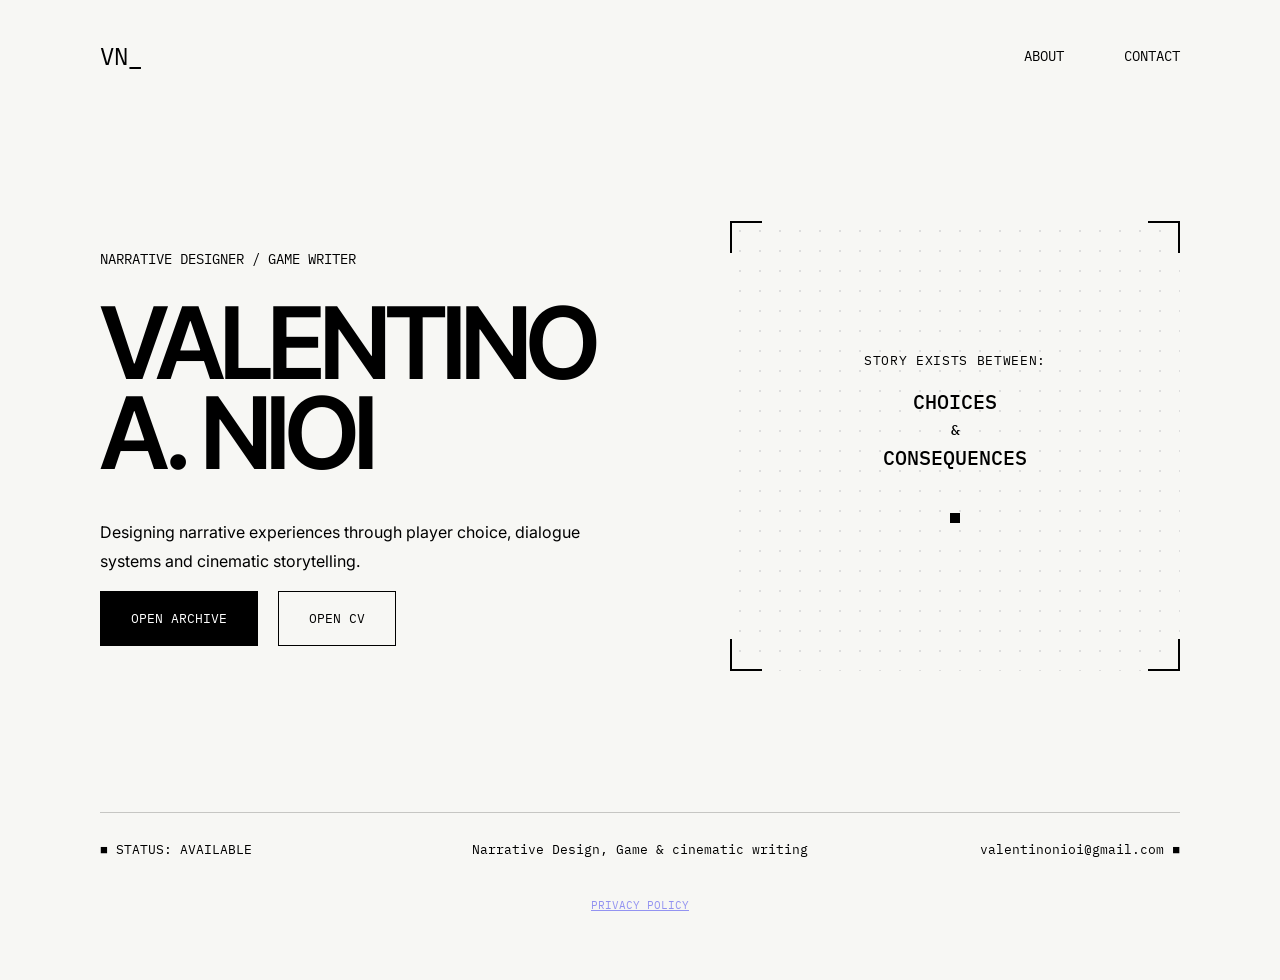
<file: index.html>
<!DOCTYPE html>
<html lang="en">
<head>
<meta charset="UTF-8">
<meta name="viewport" content="width=device-width, initial-scale=1.0">
<title>Valentino A. Nioi</title>

<link rel="stylesheet" href="css/global.css">
<link rel="stylesheet" href="css/home.css">

<link rel="stylesheet" href="css/fonts.css">
</head>

<body>

<nav>
  <div class="logo">
    VN_
  </div>

  <div class="menu">
    <a href="about.html">ABOUT</a>
    <a href="contact.html">CONTACT</a>
  </div>
</nav>


<section class="hero">

  <div class="left">

    <p class="role">
      NARRATIVE DESIGNER / GAME WRITER
    </p>

    <h1>
      VALENTINO<br>
      A. NIOI
    </h1>

    <p class="description">
      Designing narrative experiences through
      player choice, dialogue systems
      and cinematic storytelling.
    </p>

    <div class="buttons">

      <a class="button black" href="archive.html">
        OPEN ARCHIVE
      </a>

      <button type="button" class="button" onclick="openCVViewer()">
        OPEN CV
      </button>

    </div>

  </div>


  <div class="right">

    <div class="corner tl"></div>
    <div class="corner tr"></div>
    <div class="corner bl"></div>
    <div class="corner br"></div>

    <div class="story">

      <p class="story-label">
        STORY EXISTS BETWEEN:
      </p>

      <h2>
        CHOICES
        <span class="story-cross">&</span>
        CONSEQUENCES
      </h2>

      <div class="square"></div>

    </div>

  </div>

</section>


<div class="viewer-overlay">

  <div class="viewer-box">

    <div class="viewer-top">
      <p>CURRICULUM</p>

      <button type="button" class="viewer-close" onclick="closeViewer()">
        × CLOSE
      </button>
    </div>

    <div class="viewer-title">
      CURRICULUM VITAE
    </div>

    <div class="pdf-container"></div>

  </div>

</div>


<footer>
  <div class="status-line"></div>
  <div class="footer-content">
    <p>■ STATUS: AVAILABLE</p>
    <p>Narrative Design, Game & cinematic writing</p>
    <p>valentinonioi@gmail.com ■</p>
  </div>

<p class="footer-privacy">
  <a href="privacy.html">PRIVACY POLICY</a>
</p>
  
</footer>


<script>
const viewerTitle = document.querySelector(".viewer-title");
const viewerOverlay = document.querySelector(".viewer-overlay");
const pdfContainer = document.querySelector(".pdf-container");

function isMobileDevice(){
  return /Android|iPhone|iPad|iPod/i.test(navigator.userAgent);
}

function openPDF(title, file){

  viewerTitle.innerText = title;

  // 📱 MOBILE → apertura nativa (più affidabile)
  if (isMobileDevice()) {
    window.open(file, "_blank");
    return;
  }

  // 💻 DESKTOP → viewer interno stabile
  pdfContainer.innerHTML = `
    <iframe class="pdf-viewer" src="${file}"></iframe>
  `;

  viewerOverlay.style.display = "flex";
}

function openCVViewer(){
  openPDF("CURRICULUM VITAE", "assets/ValentinoNioi_CV_2026.pdf");
}

function closeViewer(){
  viewerOverlay.style.display = "none";
  pdfContainer.innerHTML = "";
}
</script>

</body>
</html>
</file>
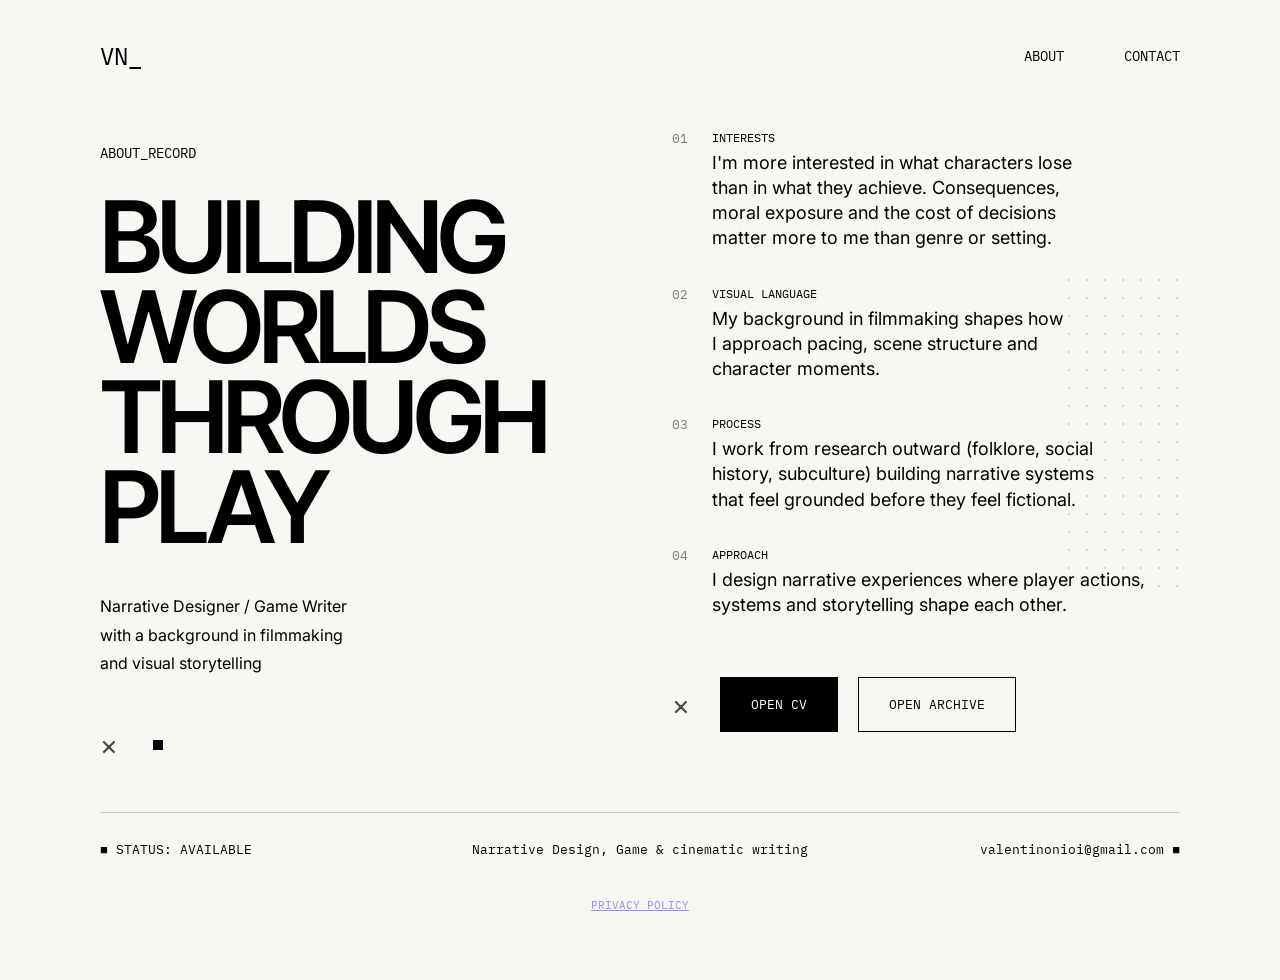
<file: about.html>
<!DOCTYPE html>
<html lang="en">

<head>

<meta charset="UTF-8">
<meta name="viewport" content="width=device-width, initial-scale=1.0">

<title>About | Valentino A. Nioi</title>

<link rel="stylesheet" href="css/global.css">
<link rel="stylesheet" href="css/about.css">

<link rel="stylesheet" href="css/fonts.css">

</head>

<body>

<nav>

  <div class="logo">
    <a href="index.html">VN_</a>
  </div>

  <div class="menu">
    <a href="about.html">ABOUT</a>
    <a href="contact.html">CONTACT</a>
  </div>

</nav>


<section class="about-page">

  <div class="about-left">

    <p class="role">
      ABOUT_RECORD
    </p>

    <h1>
      BUILDING<br>
      WORLDS<br>
      THROUGH PLAY
    </h1>

    <p class="description">
      Narrative Designer / Game Writer<br>
      with a background in filmmaking<br>
      and visual storytelling
    </p>

    <div class="about-symbols">
      <div class="about-cross">×</div>
      <div class="square about-square"></div>
    </div>

  </div>


  <div class="about-right">

    <div class="about-item">

      <span class="about-number">01</span>

      <div>

        <p class="about-label">
          INTERESTS
        </p>

        <p class="about-value">
          I'm more interested in what characters lose<br>
          than in what they achieve. Consequences,<br>
          moral exposure and the cost of decisions<br>
          matter more to me than genre or setting.
        </p>

      </div>

    </div>


    <div class="about-item">

      <span class="about-number">02</span>

      <div>

        <p class="about-label">
          VISUAL LANGUAGE
        </p>

        <p class="about-value">
          My background in filmmaking shapes how<br>
          I approach pacing, scene structure and<br>
          character moments.
        </p>

      </div>

    </div>


    <div class="about-item">

      <span class="about-number">03</span>

      <div>

        <p class="about-label">
          PROCESS
        </p>

        <p class="about-value">
          I work from research outward (folklore, social<br>
          history, subculture) building narrative systems<br>
          that feel grounded before they feel fictional.
        </p>

      </div>

    </div>


    <div class="about-item">

      <span class="about-number">04</span>

      <div>

        <p class="about-label">
          APPROACH
        </p>

        <p class="about-value">
          I design narrative experiences where player actions,<br>
          systems and storytelling shape each other.
        </p>

      </div>

    </div>


    <div class="about-action">

      <div class="about-cross">×</div>

      <div class="buttons">

        <button type="button"
        class="button black"
        onclick="openCVViewer()">
          OPEN CV
        </button>

        <a class="button"
        href="archive.html">
          OPEN ARCHIVE
        </a>

      </div>

    </div>

  </div>

</section>


<div class="viewer-overlay">

  <div class="viewer-box">

    <div class="viewer-top">
      <p>CURRICULUM</p>

      <button type="button"
      class="viewer-close"
      onclick="closeViewer()">
        × CLOSE
      </button>
    </div>

    <div class="viewer-title">
      CURRICULUM VITAE
    </div>

    <div class="pdf-container"></div>

  </div>

</div>


<footer>

  <div class="status-line"></div>

  <div class="footer-content">
    <p>■ STATUS: AVAILABLE</p>
    <p>Narrative Design, Game & cinematic writing</p>
    <p>valentinonioi@gmail.com ■</p>
  </div>

<p class="footer-privacy">
  <a href="privacy.html">PRIVACY POLICY</a>
</p>

</footer>


<script>
const viewerTitle = document.querySelector(".viewer-title");
const viewerOverlay = document.querySelector(".viewer-overlay");
const pdfContainer = document.querySelector(".pdf-container");

function isMobile(){
  return /Android|iPhone|iPad|iPod/i.test(navigator.userAgent);
}

function openPDF(title, file){

  viewerTitle.innerText = title;

  // 📱 MOBILE → apertura nativa (soluzione stabile)
  if (isMobile()) {
    window.open(file, "_blank");
    return;
  }

  // 💻 DESKTOP → viewer interno
  pdfContainer.innerHTML = `
    <iframe class="pdf-viewer" src="${file}"></iframe>
  `;

  viewerOverlay.style.display = "flex";
}

function openCVViewer(){
  openPDF("CURRICULUM VITAE", "assets/ValentinoNioi_CV_2026.pdf");
}

function closeViewer(){
  viewerOverlay.style.display = "none";
  pdfContainer.innerHTML = "";
}
</script>

</body>
</html>
</file>
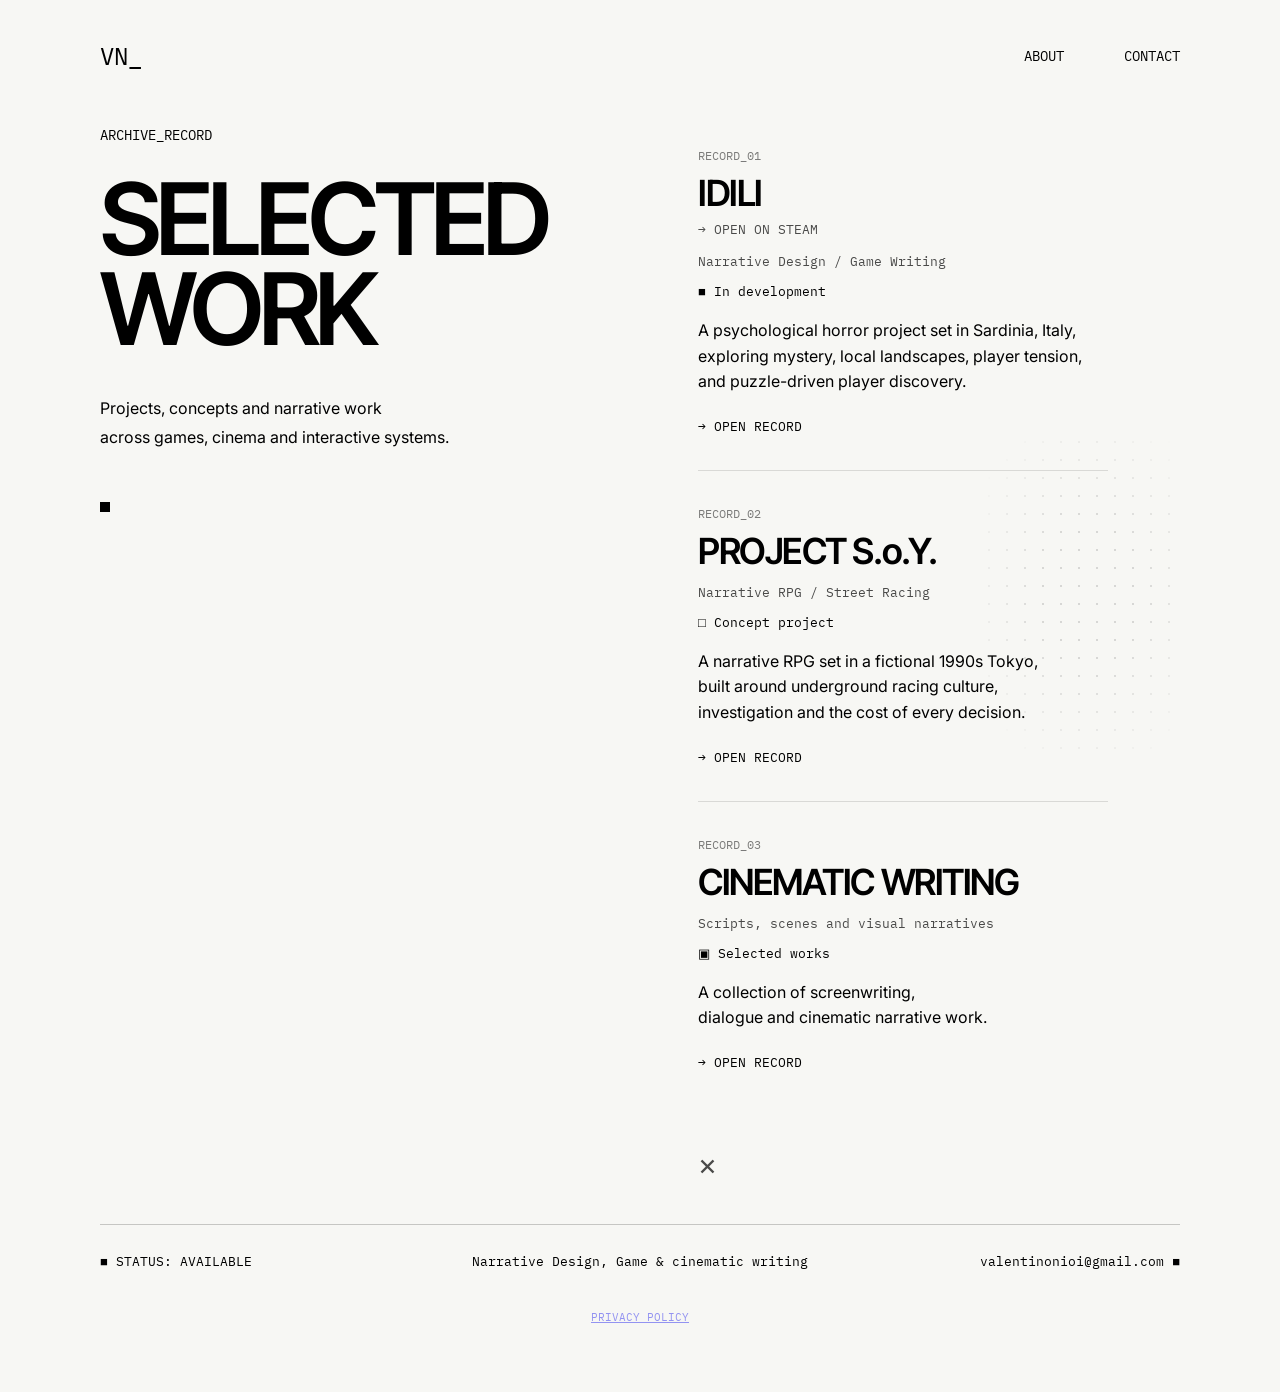
<file: archive.html>
<!DOCTYPE html>
<html lang="en">

<head>
<meta charset="UTF-8">
<meta name="viewport" content="width=device-width, initial-scale=1.0">

<title>Archive | Valentino A. Nioi</title>

<link rel="stylesheet" href="css/global.css">
<link rel="stylesheet" href="css/archive.css">

<link rel="stylesheet" href="css/fonts.css">
</head>

<body>

<nav>
  <div class="logo">
    <a href="index.html">VN_</a>
  </div>

  <div class="menu">
    <a href="about.html">ABOUT</a>
    <a href="contact.html">CONTACT</a>
  </div>
</nav>


<section class="archive-page">

  <div class="archive-left">

    <p class="role">ARCHIVE_RECORD</p>

    <h1>
      SELECTED<br>
      WORK
    </h1>

    <p class="description">
      Projects, concepts and narrative work<br>
      across games, cinema and interactive systems.
    </p>

    <div class="archive-left-bottom">
      <div class="square archive-square"></div>
    </div>

  </div>


  <div class="archive-right">

    <div class="archive-item">

      <p class="archive-number">RECORD_01</p>

      <h3>IDILI</h3>

      <a class="archive-steam"
      href="https://store.steampowered.com/app/2595700/IDILI/"
      target="_blank">
        → OPEN ON STEAM
      </a>

      <p class="archive-type">Narrative Design / Game Writing</p>

      <p class="archive-status">■ In development</p>

      <p class="archive-description">
        A psychological horror project set in Sardinia, Italy,<br>
        exploring mystery, local landscapes, player tension,<br>
        and puzzle-driven player discovery.
      </p>

      <a class="archive-link" href="idili.html">→ OPEN RECORD</a>

    </div>


    <div class="archive-item">

      <p class="archive-number">RECORD_02</p>

      <h3>PROJECT S.o.Y.</h3>

      <p class="archive-type">Narrative RPG / Street Racing</p>

      <p class="archive-status">□ Concept project</p>

      <p class="archive-description">
        A narrative RPG set in a fictional 1990s Tokyo,<br>
        built around underground racing culture,<br>
        investigation and the cost of every decision.
      </p>

      <a class="archive-link" href="soy.html">→ OPEN RECORD</a>

    </div>


    <div class="archive-item">

      <p class="archive-number">RECORD_03</p>

      <h3>CINEMATIC WRITING</h3>

      <p class="archive-type">Scripts, scenes and visual narratives</p>

      <p class="archive-status">▣ Selected works</p>

      <p class="archive-description">
        A collection of screenwriting,<br>
        dialogue and cinematic narrative work.
      </p>

      <a class="archive-link" href="cinematic.html">→ OPEN RECORD</a>

    </div>

    <div class="archive-cross">×</div>

  </div>

</section>


<footer>
  <div class="status-line"></div>
  <div class="footer-content">
    <p>■ STATUS: AVAILABLE</p>
    <p>Narrative Design, Game & cinematic writing</p>
    <p>valentinonioi@gmail.com ■</p>
  </div>

<p class="footer-privacy">
  <a href="privacy.html">PRIVACY POLICY</a>
</p>
  
</footer>

</body>
</html>
</file>
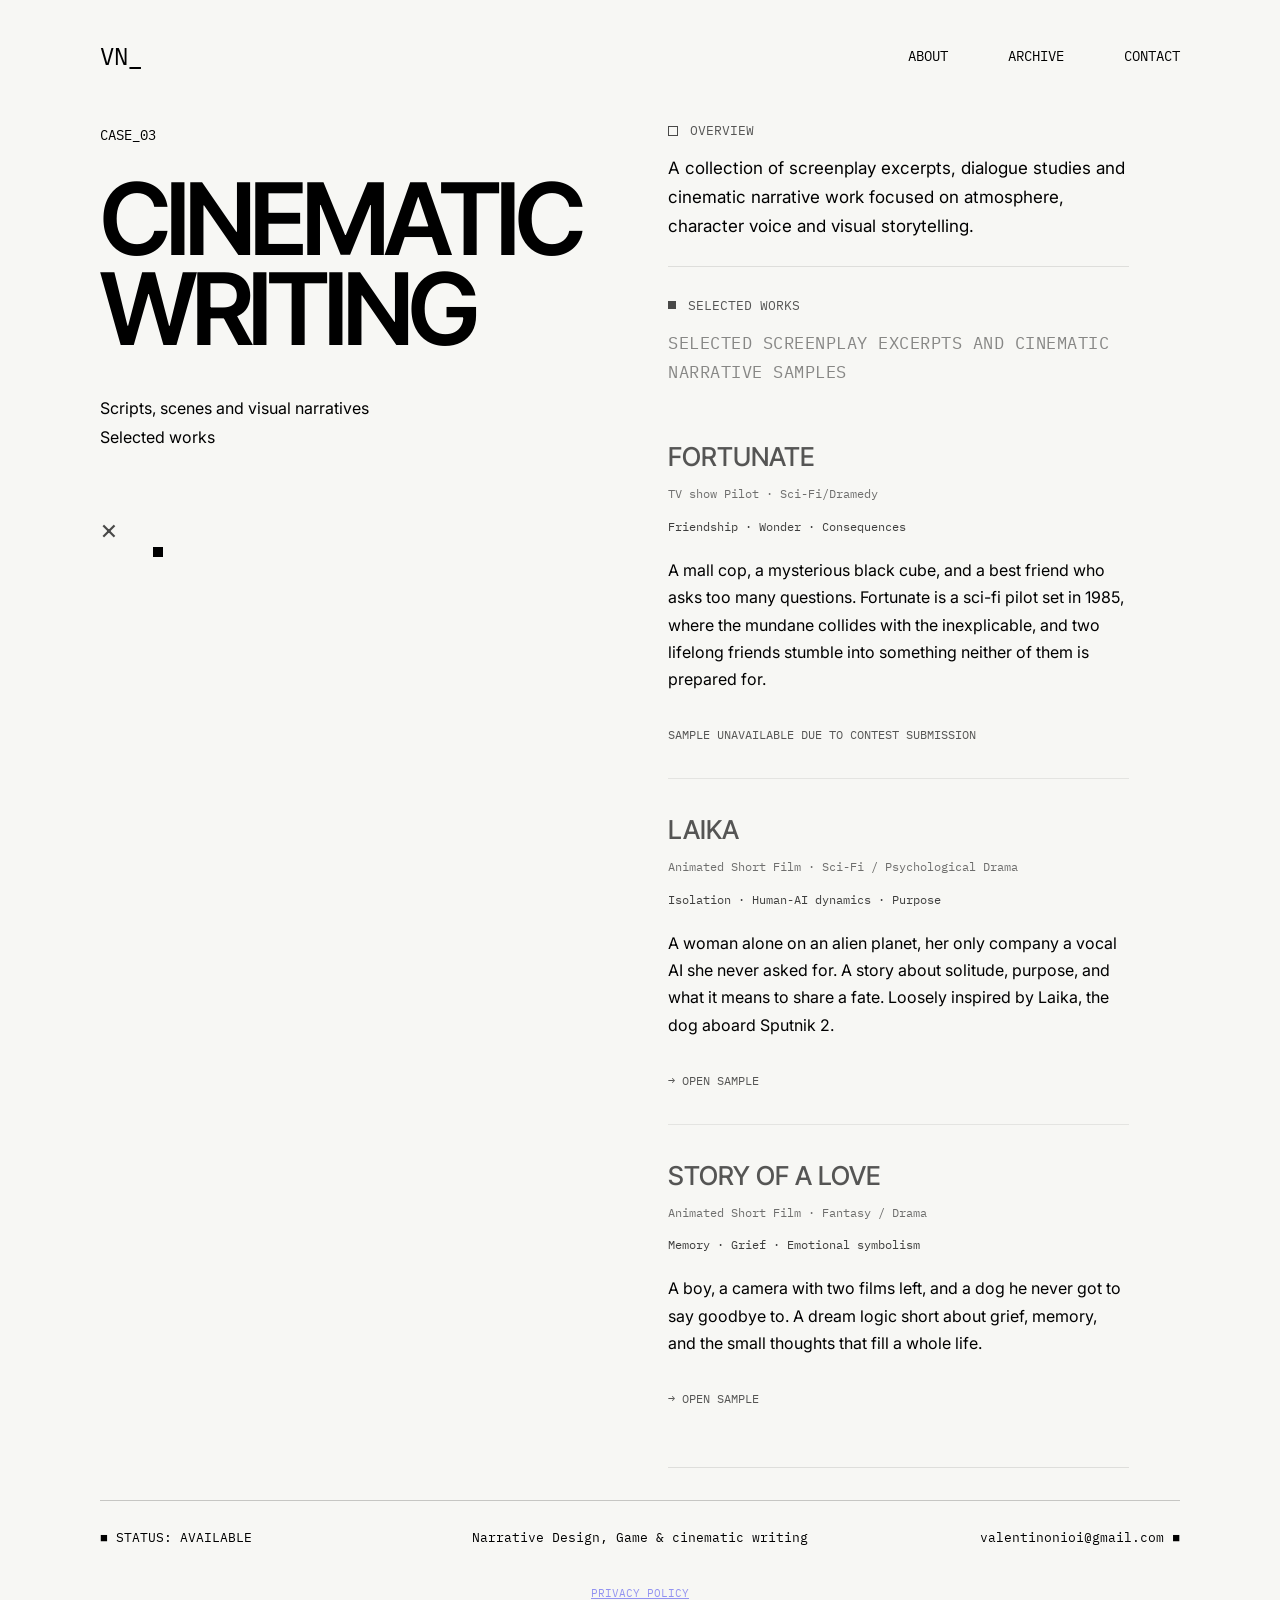
<file: cinematic.html>
<!DOCTYPE html>
<html lang="en">

<head>
<meta charset="UTF-8">
<meta name="viewport" content="width=device-width, initial-scale=1.0">

<title>Cinematic Writing | Valentino A. Nioi</title>

<link rel="stylesheet" href="css/global.css">
<link rel="stylesheet" href="css/cinematic.css">

<link rel="stylesheet" href="css/fonts.css">
</head>

<body>

<nav>
  <div class="logo">
    <a href="index.html">VN_</a>
  </div>

  <div class="menu">
    <a href="about.html">ABOUT</a>
    <a href="archive.html">ARCHIVE</a>
    <a href="contact.html">CONTACT</a>
  </div>
</nav>


<section class="cinematic-page">

  <div class="cinematic-left">

    <p class="role">CASE_03</p>

    <h1>CINEMATIC<br>WRITING</h1>

    <p class="description">
      Scripts, scenes and visual narratives<br>
      Selected works
    </p>

    <div class="cinematic-symbols">
      <div class="cinematic-cross">×</div>
      <div class="square"></div>
    </div>

  </div>


  <div class="cinematic-right">

    <div class="cinematic-section">
      <div class="section-title">
        <div class="mini-square"></div>
        <h3>OVERVIEW</h3>
      </div>

      <p>
        A collection of screenplay excerpts, dialogue studies and cinematic
        narrative work focused on atmosphere, character voice and visual storytelling.
      </p>
    </div>


    <div class="cinematic-section">

      <div class="section-title documents-title">
        <div class="mini-square filled-square"></div>
        <h3>SELECTED WORKS</h3>
      </div>

      <p class="materials-note">
        Selected screenplay excerpts and cinematic narrative samples
      </p>

      <div class="script-card first-script">

        <h3>FORTUNATE</h3>

        <p class="script-type">
          TV show Pilot · Sci-Fi/Dramedy
        </p>

        <p class="script-focus">
          Friendship · Wonder · Consequences
        </p>

        <p>
         A mall cop, a mysterious black cube, and a best friend who asks too many questions. Fortunate is a sci-fi pilot set in 1985, where the mundane collides with the inexplicable, and two lifelong friends stumble into something neither of them is prepared for.
        </p>

        <button type="button" class="sample-button" disabled>
          SAMPLE UNAVAILABLE DUE TO CONTEST SUBMISSION
          </button>

      </div>

      <div class="script-card">

        <h3>LAIKA</h3>

        <p class="script-type">
          Animated Short Film · Sci-Fi / Psychological Drama
        </p>

        <p class="script-focus">
          Isolation · Human-AI dynamics · Purpose
        </p>

        <p>
          A woman alone on an alien planet, her only company a vocal AI she never asked for. A story about solitude, purpose, and what it means to share a fate. Loosely inspired by Laika, the dog aboard Sputnik 2.
        </p>

        <button type="button" class="sample-button" onclick="openLaikaViewer()">
          → OPEN SAMPLE
        </button>

      </div>


      <div class="script-card">

        <h3>STORY OF A LOVE</h3>

        <p class="script-type">
          Animated Short Film · Fantasy / Drama
        </p>

        <p class="script-focus">
          Memory · Grief · Emotional symbolism
        </p>

        <p>
          A boy, a camera with two films left, and a dog he never got to say goodbye to. A dream logic short about grief, memory, and the small thoughts that fill a whole life.
        </p>

        <button type="button" class="sample-button" onclick="openStoryViewer()">
          → OPEN SAMPLE
        </button>

      </div>


      

    </div>

  </div>

</section>


<div class="viewer-overlay">

  <div class="viewer-box">

    <div class="viewer-top">
      <p>CASE_03 / CINEMATIC WRITING</p>

      <button type="button" class="viewer-close" onclick="closeViewer()">
        × CLOSE
      </button>
    </div>

    <div class="viewer-title">
      LAIKA
    </div>

    <div class="pdf-container"></div>

    <div class="viewer-nav">
      <p>← PREVIOUS</p>
      <p>01/01</p>
      <p>NEXT →</p>
    </div>

  </div>

</div>


<footer>
  <div class="status-line"></div>
  <div class="footer-content">
    <p>■ STATUS: AVAILABLE</p>
    <p>Narrative Design, Game & cinematic writing</p>
    <p>valentinonioi@gmail.com ■</p>
  </div>

<p class="footer-privacy">
  <a href="privacy.html">PRIVACY POLICY</a>
</p>
  
</footer>


<script>
const viewerTitle = document.querySelector(".viewer-title");
const viewerOverlay = document.querySelector(".viewer-overlay");
const pdfContainer = document.querySelector(".pdf-container");

function isMobileDevice(){
  return /Android|iPhone|iPad|iPod/i.test(navigator.userAgent);
}

function openPDF(title, file){

  viewerTitle.innerText = title;

  // 📱 MOBILE → apertura nativa (più affidabile)
  if (isMobileDevice()) {
    window.open(file, "_blank");
    return;
  }

  // 💻 DESKTOP → viewer interno stabile
  pdfContainer.innerHTML = `
    <iframe class="pdf-viewer" src="${file}"></iframe>
  `;

  viewerOverlay.style.display = "flex";
}

function openSampleViewer(){
  openPDF("SAMPLE", "assets/fortunate.pdf");
}

function openLaikaViewer(){
  openPDF("LAIKA", "assets/laika.pdf");
}

function openStoryViewer(){
  openPDF("STORY OF A LOVE", "assets/soal.pdf");
}


function closeViewer(){
  viewerOverlay.style.display = "none";
  pdfContainer.innerHTML = "";
}
</script>

</body>
</html>
</file>
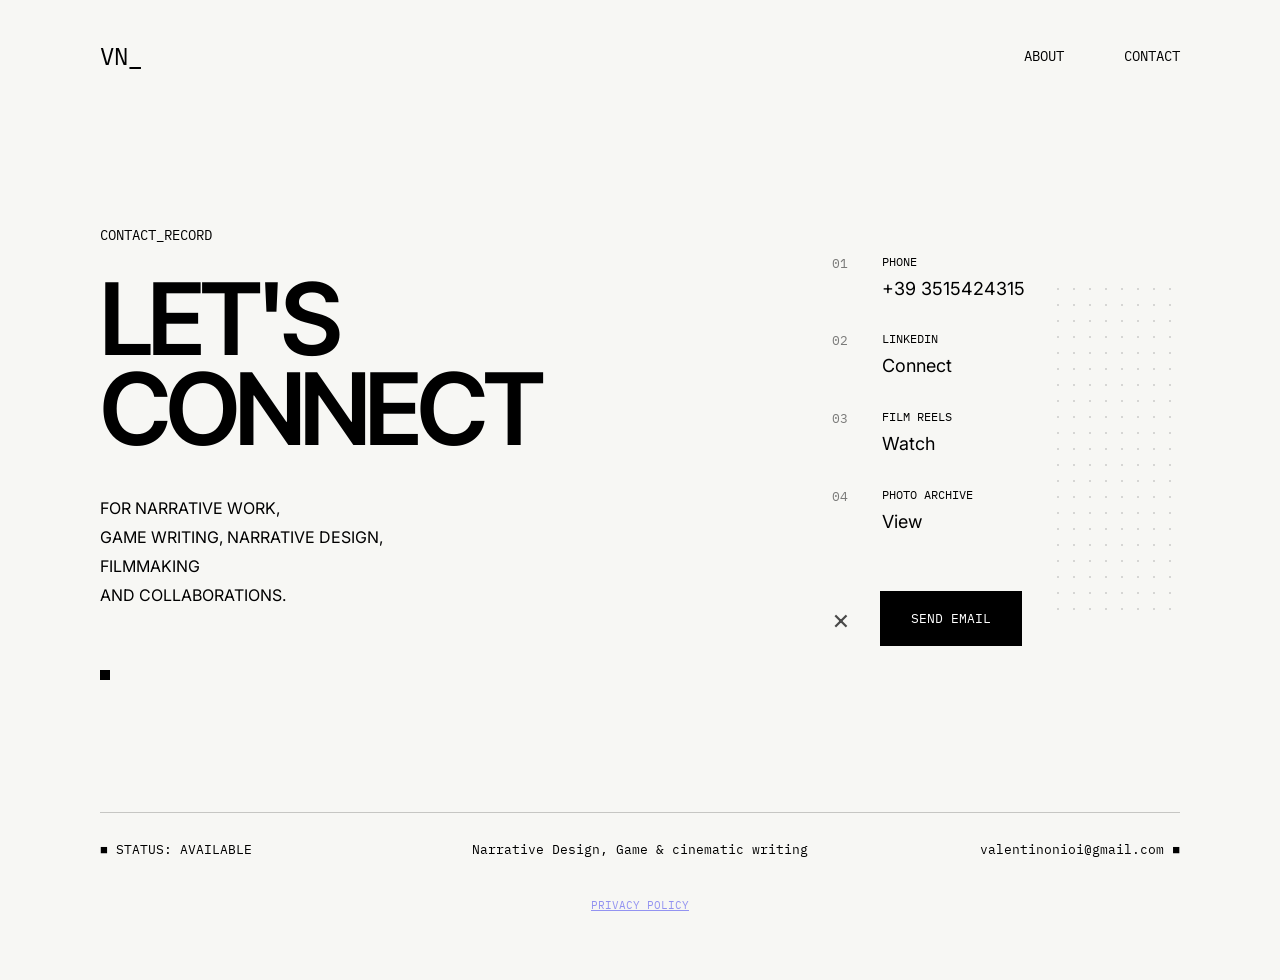
<file: contact.html>
<!DOCTYPE html>
<html lang="en">

<head>

<meta charset="UTF-8">
<meta name="viewport" content="width=device-width, initial-scale=1.0">

<title>Contact | Valentino A. Nioi</title>

<link rel="stylesheet" href="css/global.css">
<link rel="stylesheet" href="css/contact.css">

<link rel="stylesheet" href="css/fonts.css">

</head>

<body>

<nav>

  <div class="logo">
    <a href="index.html">VN_</a>
  </div>

  <div class="menu">
    <a href="about.html">ABOUT</a>
    <a href="contact.html">CONTACT</a>
  </div>

</nav>


<section class="contact-page">

  <div class="contact-left">

    <p class="role">
      CONTACT_RECORD
    </p>

    <h1>
      LET'S<br>
      CONNECT
    </h1>

    <p class="description">
      FOR NARRATIVE WORK,<br>
      GAME WRITING,
      NARRATIVE DESIGN,<br>
      FILMMAKING<br>
      AND COLLABORATIONS.
    </p>

    <div class="square contact-square"></div>

  </div>


  <div class="contact-right">

    <div class="contact-item">
      <span class="contact-number">01</span>
      <div>
        <p class="contact-label">PHONE</p>
        <p class="contact-value">+39 3515424315</p>
      </div>
    </div>

    <div class="contact-item">
      <span class="contact-number">02</span>
      <div>
        <p class="contact-label">LINKEDIN</p>
        <p class="contact-value">
          <a href="https://www.linkedin.com/in/valentino-nioi-28684b141/" target="_blank" rel="noopener noreferrer">Connect</a>
        </p>
      </div>
    </div>

    <div class="contact-item">
      <span class="contact-number">03</span>
      <div>
        <p class="contact-label">FILM REELS</p>
        <p class="contact-value">
          <a href="https://youtu.be/IWBjZYRkETY" target="_blank" rel="noopener noreferrer">Watch</a>
        </p>
      </div>
    </div>

    <div class="contact-item">
      <span class="contact-number">04</span>
      <div>
        <p class="contact-label">PHOTO ARCHIVE</p>
        <p class="contact-value">
          <a href="https://www.instagram.com/valentino.nioi/" target="_blank" rel="noopener noreferrer">View</a>
        </p>
      </div>
    </div>

    <div class="contact-action">

      <div class="contact-cross">×</div>

      <div class="buttons">
        <a class="button black" href="mailto:valentinonioi@gmail.com">
          SEND EMAIL
        </a>
      </div>

    </div>

  </div>

</section>


<footer>

  <div class="status-line"></div>

  <div class="footer-content">
    <p>■ STATUS: AVAILABLE</p>
    <p>Narrative Design, Game & cinematic writing</p>
    <p>valentinonioi@gmail.com ■</p>
  </div>

<p class="footer-privacy">
  <a href="privacy.html">PRIVACY POLICY</a>
</p>

</footer>

</body>
</html>
</file>
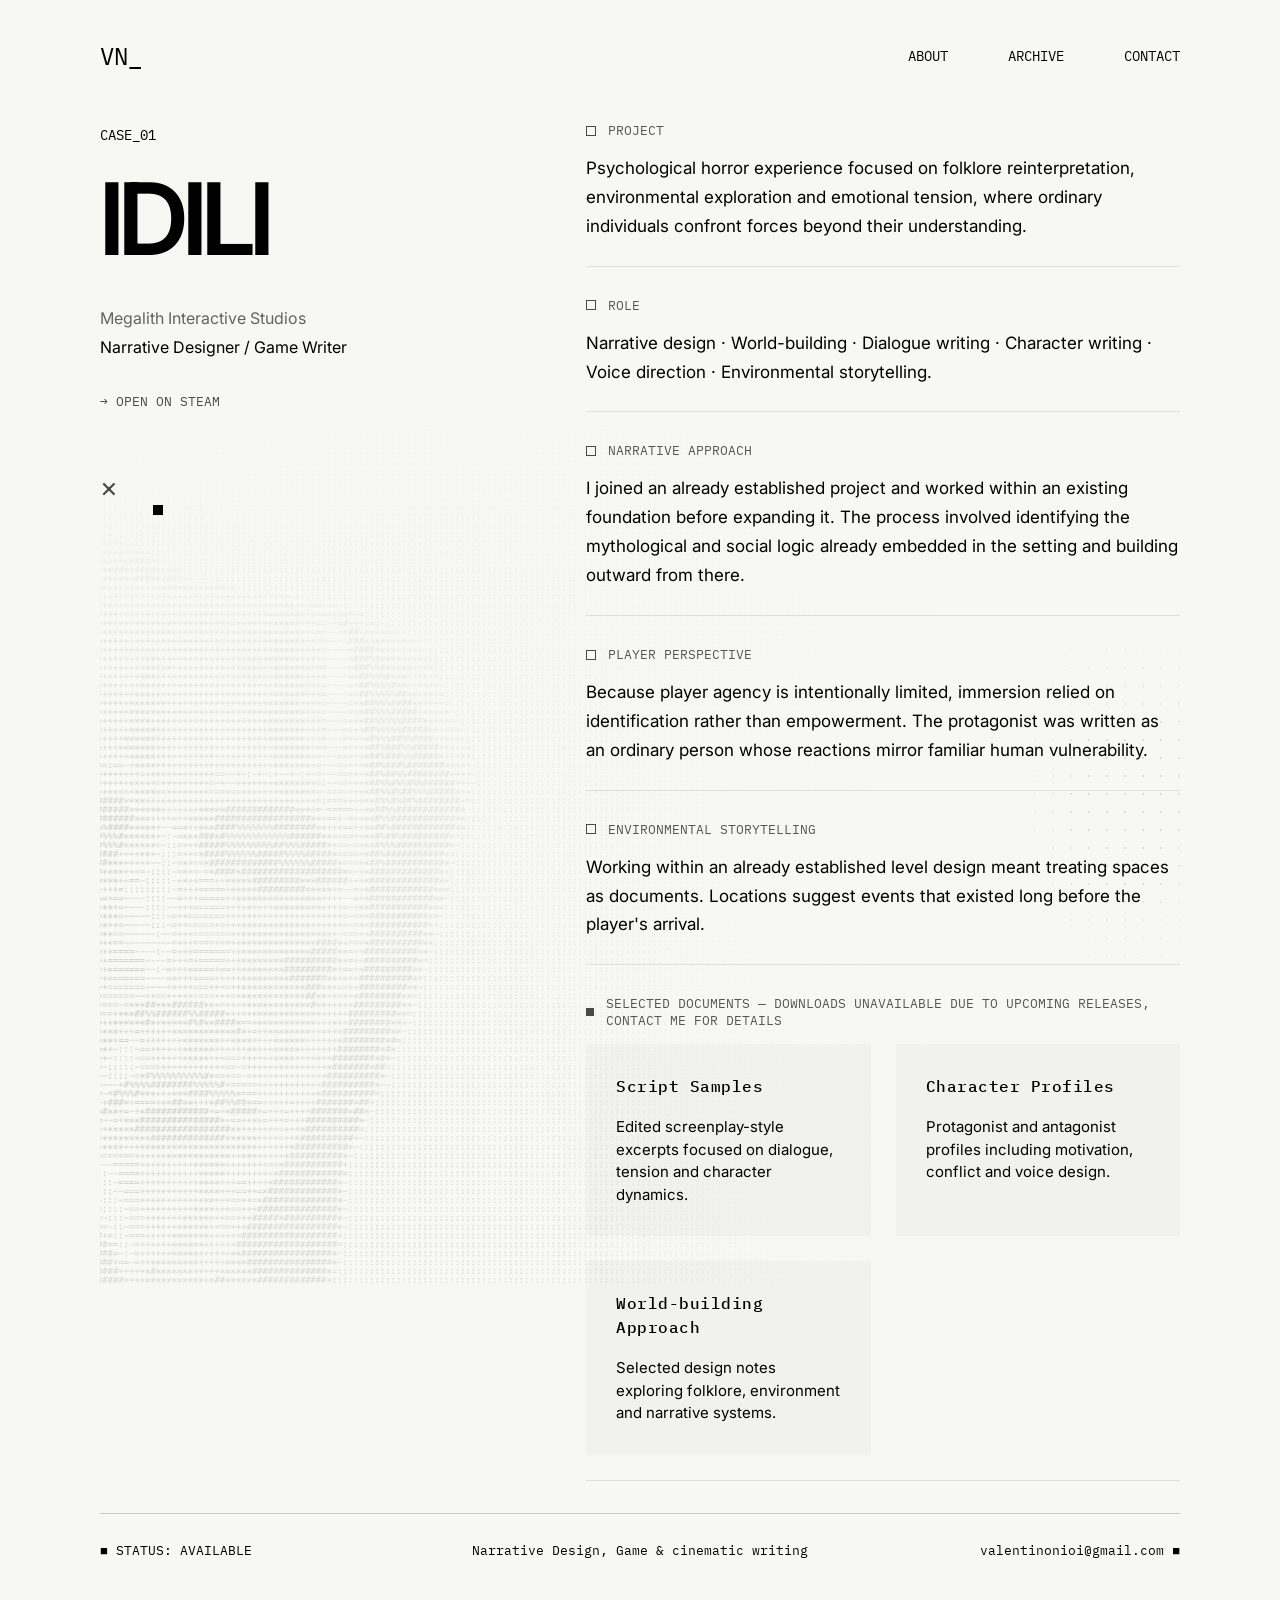
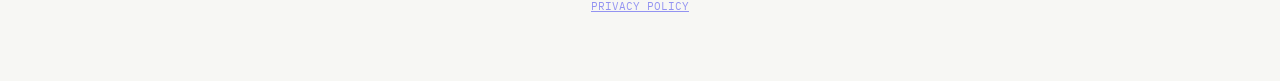
<file: idili.html>
<!DOCTYPE html>
<html lang="en">

<head>
<meta charset="UTF-8">
<meta name="viewport" content="width=device-width, initial-scale=1.0">

<title>IDILI | Valentino A. Nioi</title>

<link rel="stylesheet" href="css/global.css">
<link rel="stylesheet" href="css/idili.css">

<link rel="stylesheet" href="css/fonts.css">
</head>

<body>

<nav>

<div class="logo">
<a href="index.html">VN_</a>
</div>

<div class="menu">
<a href="about.html">ABOUT</a>
<a href="archive.html">ARCHIVE</a>
<a href="contact.html">CONTACT</a>
</div>

</nav>


<section class="idili-page">

<div class="idili-left">

<p class="role">
CASE_01
</p>

<h1>
IDILI
</h1>

<p class="description">

<a class="project-link"
href="https://INSERISCI-LINK"
target="_blank">

Megalith Interactive Studios

</a>

<br>

Narrative Designer / Game Writer

</p>

<a class="idili-steam"
href="https://store.steampowered.com/app/2595700/IDILI/"
target="_blank">

→ OPEN ON STEAM

</a>

<div class="idili-symbols">

<div class="idili-cross">
×
</div>

<div class="square"></div>

</div>

<div class="idili-mask">

<img src="assets/idili-mask-ascii.png">

</div>

</div>


<div class="idili-right">

<div class="idili-section">

<div class="section-title">

<div class="mini-square"></div>

<h3>
PROJECT
</h3>

</div>

<p>
Psychological horror experience focused on folklore reinterpretation,
environmental exploration and emotional tension, where ordinary
individuals confront forces beyond their understanding.
</p>

</div>


<div class="idili-section">

<div class="section-title">

<div class="mini-square"></div>

<h3>
ROLE
</h3>

</div>

<p>
Narrative design · World-building · Dialogue writing ·
Character writing · Voice direction · Environmental storytelling.
</p>

</div>


<div class="idili-section">

<div class="section-title">

<div class="mini-square"></div>

<h3>
NARRATIVE APPROACH
</h3>

</div>

<p>
I joined an already established project and worked within an
existing foundation before expanding it. The process involved
identifying the mythological and social logic already embedded
in the setting and building outward from there.
</p>

</div>


<div class="idili-section">

<div class="section-title">

<div class="mini-square"></div>

<h3>
PLAYER PERSPECTIVE
</h3>

</div>

<p>
Because player agency is intentionally limited, immersion relied
on identification rather than empowerment.
The protagonist was written as an ordinary person whose reactions
mirror familiar human vulnerability.
</p>

</div>


<div class="idili-section">

<div class="section-title">

<div class="mini-square"></div>

<h3>
ENVIRONMENTAL STORYTELLING
</h3>

</div>

<p>
Working within an already established level design meant treating
spaces as documents. Locations suggest events that existed long
before the player's arrival.
</p>

</div>


<div class="idili-section">

<div class="section-title">

<div class="mini-square filled-square"></div>

<h3>
SELECTED DOCUMENTS — DOWNLOADS UNAVAILABLE DUE TO UPCOMING RELEASES, CONTACT ME FOR DETAILS
</h3>

</div>


<div class="materials-grid">

<div class="material-card">

<p class="material-title">
Script Samples
</p>

<p>
Edited screenplay-style excerpts focused on dialogue,
tension and character dynamics.
</p>

</div>


<div class="material-card">

<p class="material-title">
Character Profiles
</p>

<p>
Protagonist and antagonist profiles including motivation,
conflict and voice design.
</p>

</div>


<div class="material-card">

<p class="material-title">
World-building Approach
</p>

<p>
Selected design notes exploring folklore,
environment and narrative systems.
</p>

</div>

</div>

</div>

</div>

</section>


<div class="viewer-overlay">

<div class="viewer-box">

<div class="viewer-top">

<p>
CASE_01 / IDILI
</p>

<button class="viewer-close"
onclick="closeViewer()">

× CLOSE

</button>

</div>

<div class="viewer-title">
SCRIPT SAMPLE_01
</div>

<div class="pdf-container"></div>

<div class="viewer-nav">

<p>← PREVIOUS</p>
<p>01/04</p>
<p>NEXT →</p>

</div>

</div>

</div>


<footer>

<div class="status-line"></div>

<div class="footer-content">

<p>■ STATUS: AVAILABLE</p>

<p>Narrative Design, Game & cinematic writing</p>

<p>valentinonioi@gmail.com ■</p>

</div>

<p class="footer-privacy">
  <a href="privacy.html">PRIVACY POLICY</a>
</p>

</footer>


<script>

const viewerTitle = document.querySelector(".viewer-title");
const viewerOverlay = document.querySelector(".viewer-overlay");
const pdfContainer = document.querySelector(".pdf-container");

function isMobileDevice(){
  return /Android|iPhone|iPad|iPod/i.test(navigator.userAgent);
}

function openPDF(title, file){

  viewerTitle.innerText = title;

  // MOBILE → apertura nativa
  if (isMobileDevice()) {
    window.open(file, "_blank");
    return;
  }

  // DESKTOP → viewer interno
  pdfContainer.innerHTML = `
    <iframe class="pdf-viewer" src="${file}"></iframe>
  `;

  viewerOverlay.style.display = "flex";
}

function openScriptViewer(){
  openPDF("SCRIPT SAMPLE_01", "assets/script-sample.pdf");
}

function openCharacterViewer(){
  openPDF("CHARACTER PROFILES", "assets/characters.pdf");
}

function openWorldViewer(){
  openPDF("WORLD-BUILDING APPROACH", "assets/worldbuilding.pdf");
}

function closeViewer(){
  viewerOverlay.style.display = "none";
  pdfContainer.innerHTML = "";
}

</script>

</body>
</html>
</file>
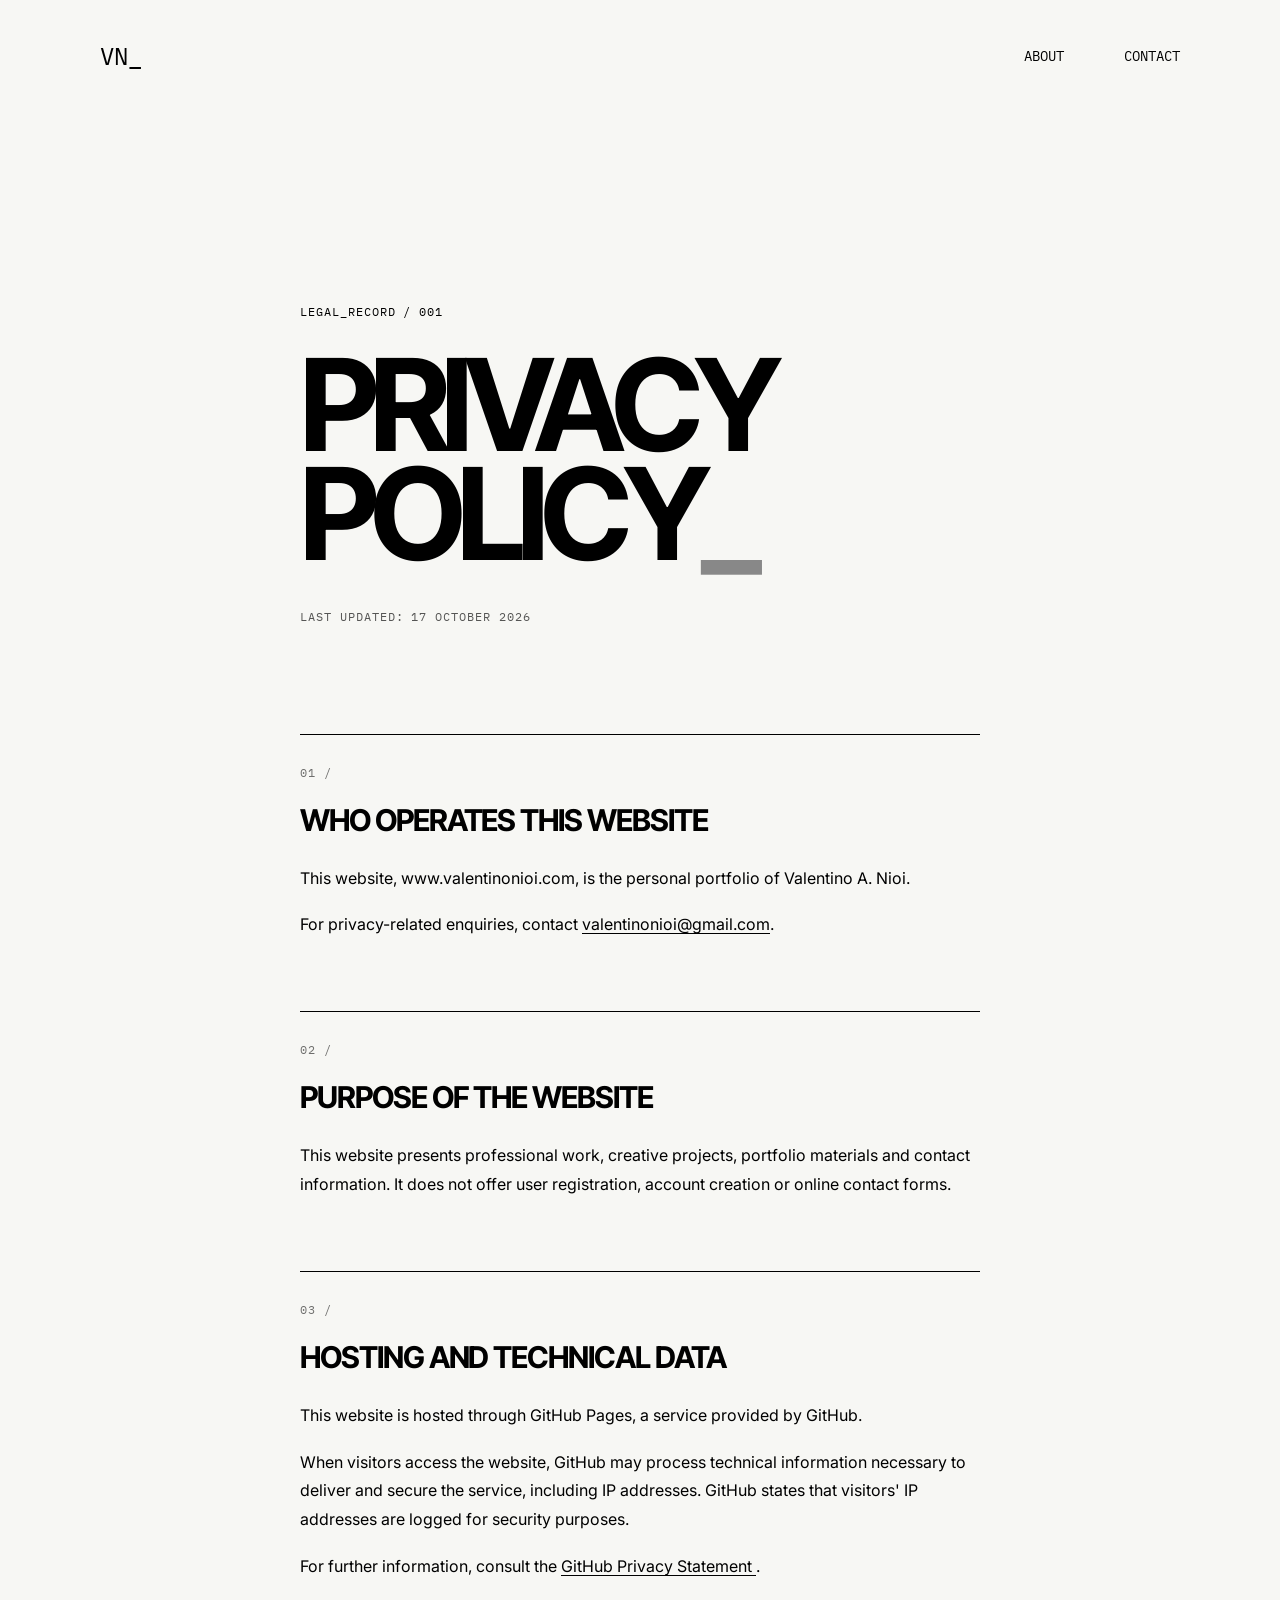
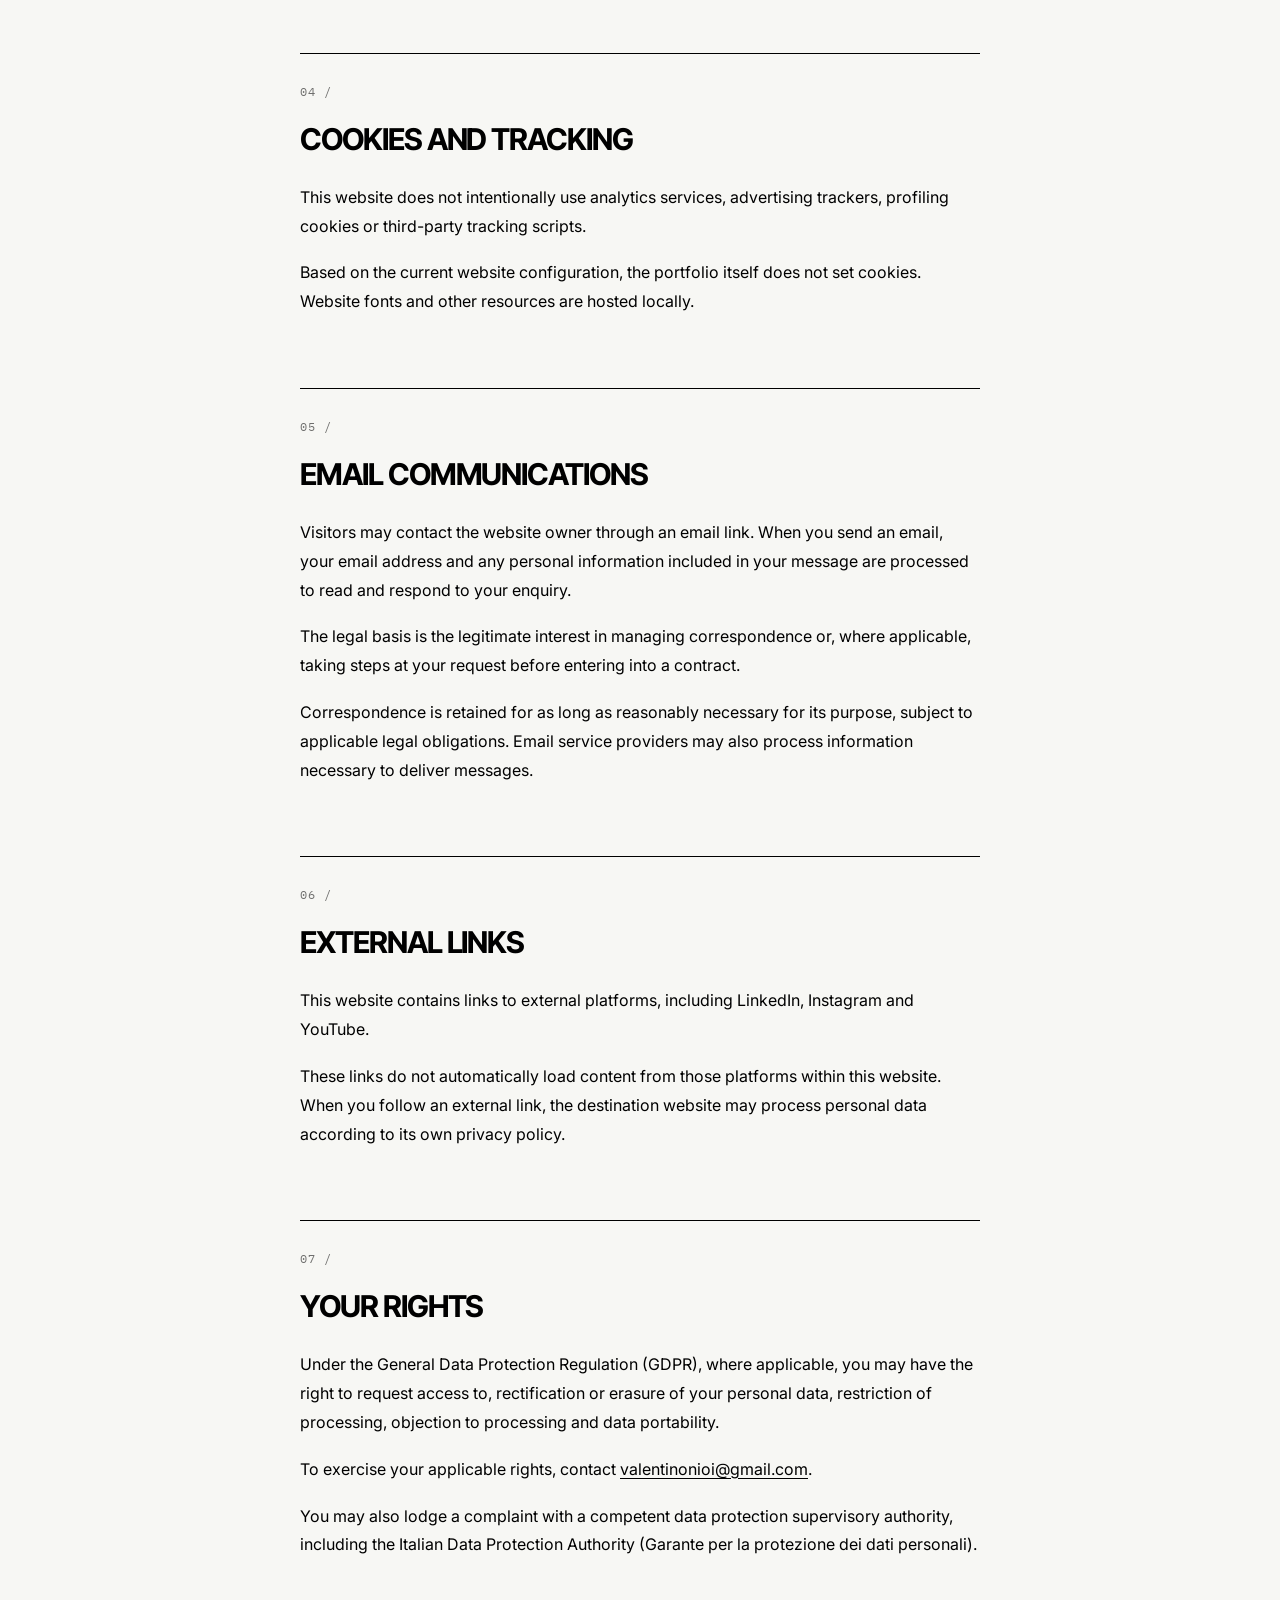
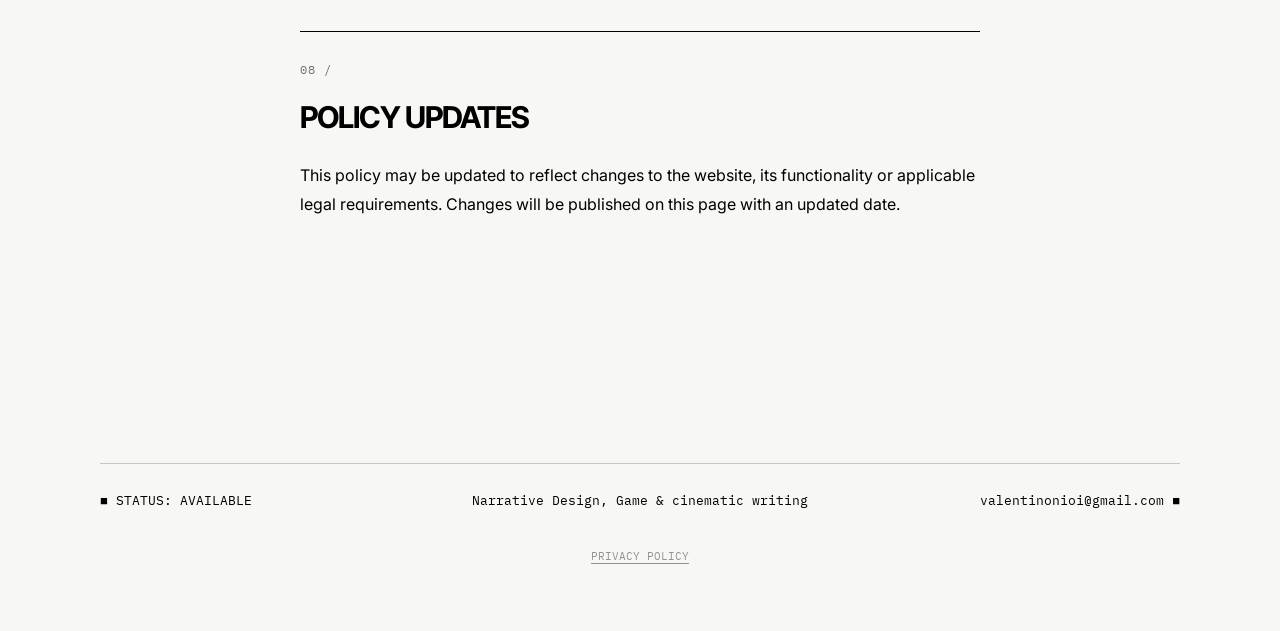
<file: privacy.html>
<!DOCTYPE html>
<html lang="en">

<head>
  <meta charset="UTF-8">
  <meta name="viewport" content="width=device-width, initial-scale=1.0">

  <title>Privacy Policy | Valentino A. Nioi</title>

  <link rel="stylesheet" href="css/global.css">
  <link rel="stylesheet" href="css/fonts.css">
  <link rel="stylesheet" href="css/privacy.css">
</head>

<body>

<nav>
  <div class="logo">
    <a href="index.html">VN_</a>
  </div>

  <div class="menu">
    <a href="about.html">ABOUT</a>
    <a href="contact.html">CONTACT</a>
  </div>
</nav>

<main class="privacy-page">

  <div class="privacy-heading">
    <p class="privacy-label">LEGAL_RECORD / 001</p>
    <h1>PRIVACY<br>POLICY<span class="privacy-accent">_</span></h1>
    <p class="privacy-date">LAST UPDATED: 17 OCTOBER 2026</p>
  </div>

  <div class="privacy-content">

    <section>
      <span class="privacy-number">01 /</span>
      <h2>WHO OPERATES THIS WEBSITE</h2>
      <p>
        This website, www.valentinonioi.com, is the personal
        portfolio of Valentino A. Nioi.
      </p>
      <p>
        For privacy-related enquiries, contact
        <a href="mailto:valentinonioi@gmail.com">valentinonioi@gmail.com</a>.
      </p>
    </section>

    <section>
      <span class="privacy-number">02 /</span>
      <h2>PURPOSE OF THE WEBSITE</h2>
      <p>
        This website presents professional work, creative projects,
        portfolio materials and contact information.
        It does not offer user registration, account creation
        or online contact forms.
      </p>
    </section>

    <section>
      <span class="privacy-number">03 /</span>
      <h2>HOSTING AND TECHNICAL DATA</h2>
      <p>
        This website is hosted through GitHub Pages, a service
        provided by GitHub.
      </p>
      <p>
        When visitors access the website, GitHub may process
        technical information necessary to deliver and secure
        the service, including IP addresses. GitHub states that
        visitors' IP addresses are logged for security purposes.
      </p>
      <p>
        For further information, consult the
        <a href="https://docs.github.com/en/site-policy/privacy-policies/github-general-privacy-statement"
           target="_blank" rel="noopener noreferrer">
          GitHub Privacy Statement
        </a>.
      </p>
    </section>

    <section>
      <span class="privacy-number">04 /</span>
      <h2>COOKIES AND TRACKING</h2>
      <p>
        This website does not intentionally use analytics services,
        advertising trackers, profiling cookies or third-party
        tracking scripts.
      </p>
      <p>
        Based on the current website configuration, the portfolio
        itself does not set cookies. Website fonts and other
        resources are hosted locally.
      </p>
    </section>

    <section>
      <span class="privacy-number">05 /</span>
      <h2>EMAIL COMMUNICATIONS</h2>
      <p>
        Visitors may contact the website owner through an email link.
        When you send an email, your email address and any personal
        information included in your message are processed to
        read and respond to your enquiry.
      </p>
      <p>
        The legal basis is the legitimate interest in managing
        correspondence or, where applicable, taking steps at
        your request before entering into a contract.
      </p>
      <p>
        Correspondence is retained for as long as reasonably
        necessary for its purpose, subject to applicable legal
        obligations. Email service providers may also process
        information necessary to deliver messages.
      </p>
    </section>

    <section>
      <span class="privacy-number">06 /</span>
      <h2>EXTERNAL LINKS</h2>
      <p>
        This website contains links to external platforms,
        including LinkedIn, Instagram and YouTube.
      </p>
      <p>
        These links do not automatically load content from
        those platforms within this website. When you follow
        an external link, the destination website may process
        personal data according to its own privacy policy.
      </p>
    </section>

    <section>
      <span class="privacy-number">07 /</span>
      <h2>YOUR RIGHTS</h2>
      <p>
        Under the General Data Protection Regulation (GDPR),
        where applicable, you may have the right to request
        access to, rectification or erasure of your personal
        data, restriction of processing, objection to processing
        and data portability.
      </p>
      <p>
        To exercise your applicable rights, contact
        <a href="mailto:valentinonioi@gmail.com">valentinonioi@gmail.com</a>.
      </p>
      <p>
        You may also lodge a complaint with a competent data
        protection supervisory authority, including the Italian
        Data Protection Authority (Garante per la protezione
        dei dati personali).
      </p>
    </section>

    <section>
      <span class="privacy-number">08 /</span>
      <h2>POLICY UPDATES</h2>
      <p>
        This policy may be updated to reflect changes to the
        website, its functionality or applicable legal requirements.
        Changes will be published on this page with an updated date.
      </p>
    </section>

  </div>

</main>

<footer>
  <div class="status-line"></div>

  <div class="footer-content">
    <p>■ STATUS: AVAILABLE</p>
    <p>Narrative Design, Game & cinematic writing</p>
    <p>valentinonioi@gmail.com ■</p>
  </div>

  <p class="footer-privacy">
    <a href="privacy.html">PRIVACY POLICY</a>
  </p>
</footer>

</body>
</html>
</file>
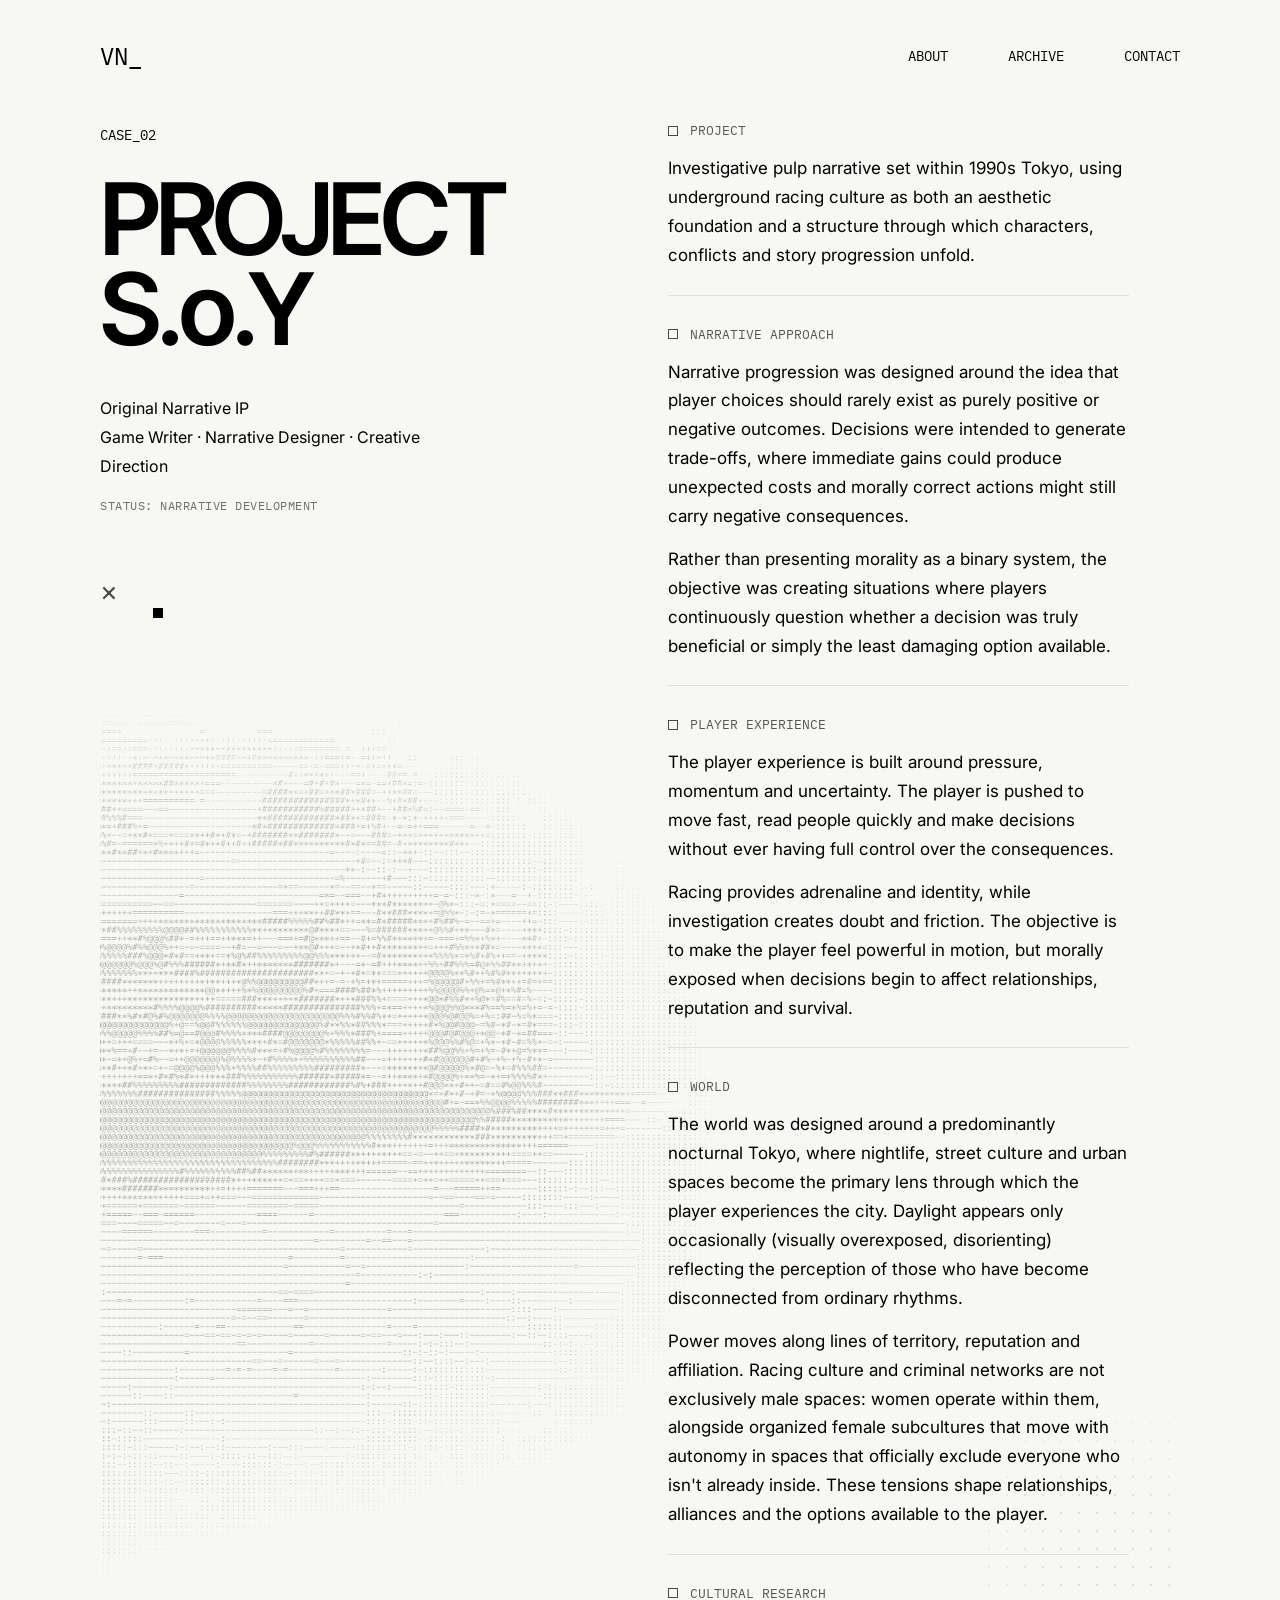
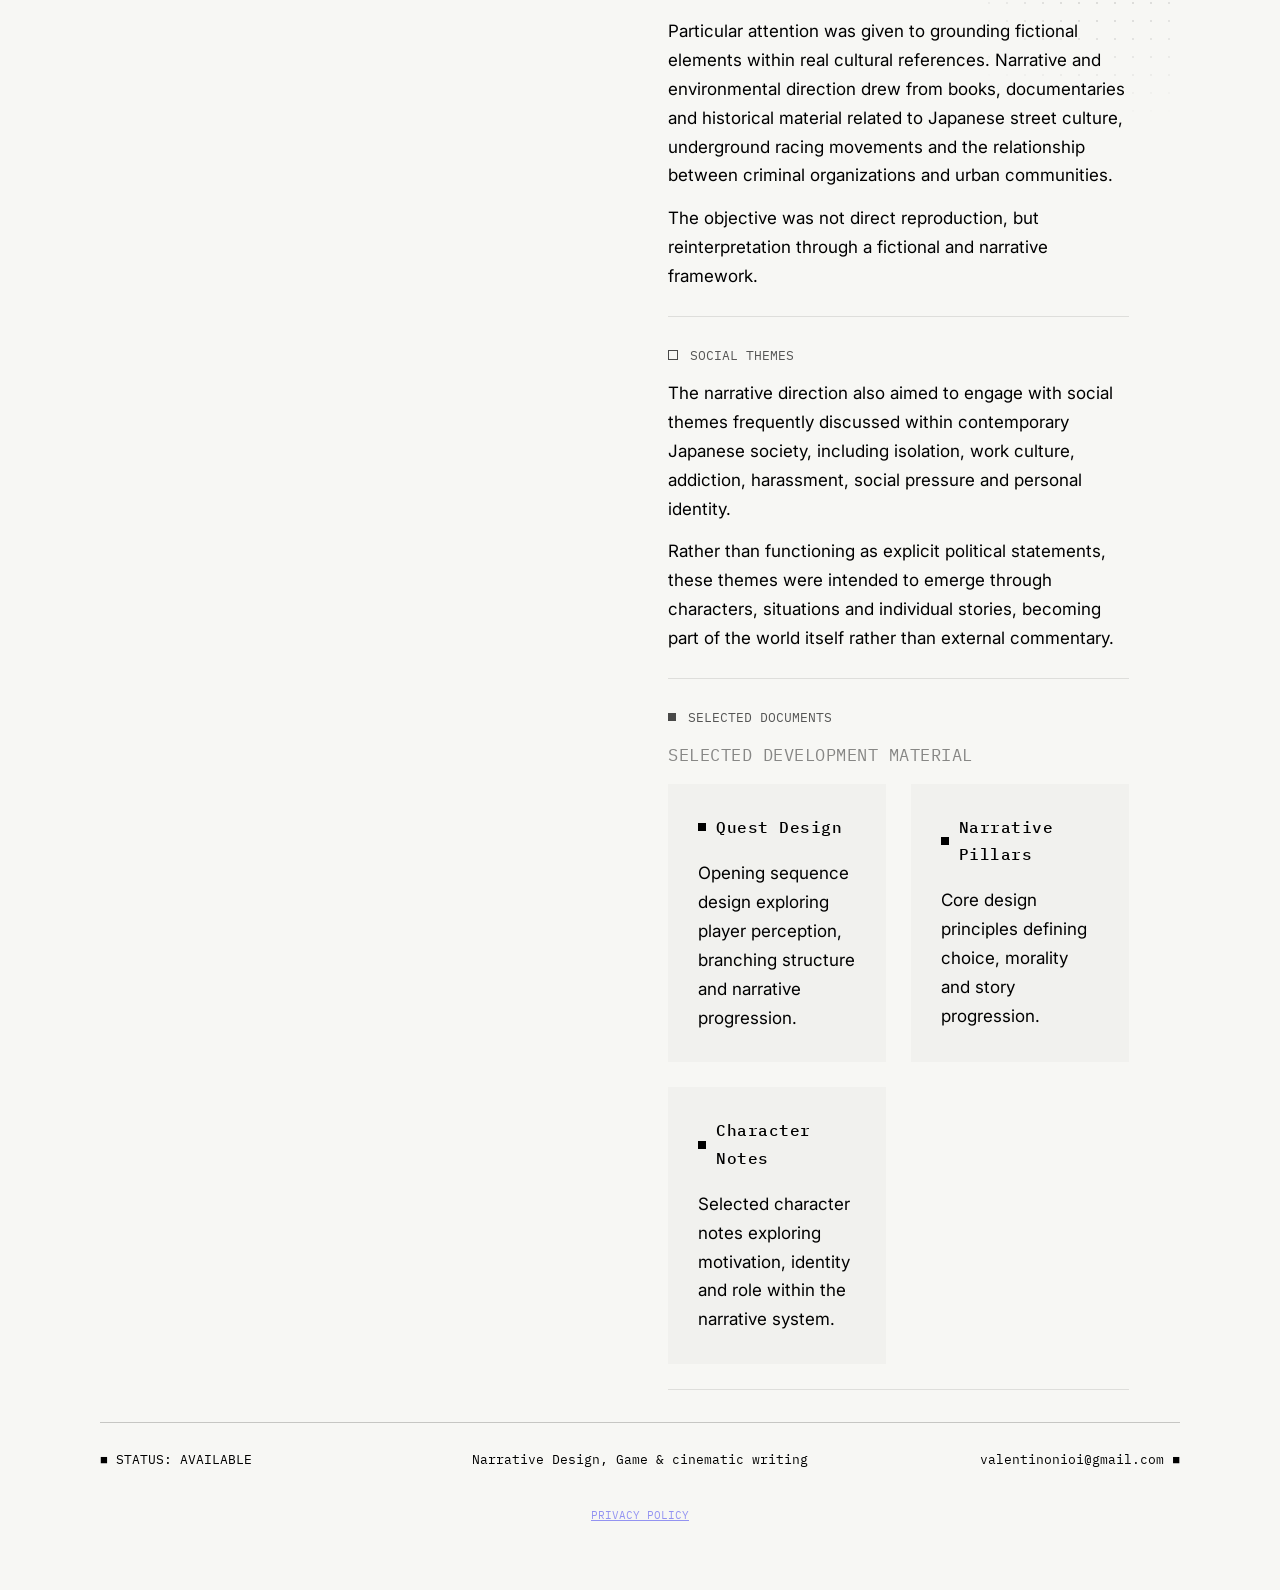
<file: soy.html>
<!DOCTYPE html>
<html lang="en">

<head>
<meta charset="UTF-8">
<meta name="viewport" content="width=device-width, initial-scale=1.0">

<title>S.O.Y. Project | Valentino A. Nioi</title>

<link rel="stylesheet" href="css/global.css">
<link rel="stylesheet" href="css/soy.css">

<link rel="stylesheet" href="css/fonts.css">
</head>

<body>

<nav>
  <div class="logo">
    <a href="index.html">VN_</a>
  </div>

  <div class="menu">
    <a href="about.html">ABOUT</a>
    <a href="archive.html">ARCHIVE</a>
    <a href="contact.html">CONTACT</a>
  </div>
</nav>


<section class="soy-page">

  <div class="soy-left">

    <p class="role">CASE_02</p>

    <h1>PROJECT<br>S.o.Y</h1>

    <p class="description">
      Original Narrative IP<br>
      Game Writer · Narrative Designer · Creative Direction
    </p>

    <p class="project-status">
      Status: Narrative Development
    </p>

    <!-- 🔥 ANCHOR STABILE PER LA MASK -->
    <div class="status-anchor">
      <div class="soy-mask">
        <img src="assets/soy-ascii2.png" alt="">
      </div>
    </div>

    <div class="soy-symbols">
      <div class="soy-cross">×</div>
      <div class="square"></div>
    </div>

  </div>


  <div class="soy-right">

    <div class="soy-section">
      <div class="section-title">
        <div class="mini-square"></div>
        <h3>PROJECT</h3>
      </div>

      <p>
        Investigative pulp narrative set within 1990s Tokyo, using underground
        racing culture as both an aesthetic foundation and a structure through
        which characters, conflicts and story progression unfold.
      </p>
    </div>


    <div class="soy-section">
      <div class="section-title">
        <div class="mini-square"></div>
        <h3>NARRATIVE APPROACH</h3>
      </div>

      <p>
        Narrative progression was designed around the idea that player choices
        should rarely exist as purely positive or negative outcomes. Decisions
        were intended to generate trade-offs, where immediate gains could produce
        unexpected costs and morally correct actions might still carry negative
        consequences.
      </p>

      <p>
        Rather than presenting morality as a binary system, the objective was
        creating situations where players continuously question whether a decision
        was truly beneficial or simply the least damaging option available.
      </p>
    </div>


    <div class="soy-section">
      <div class="section-title">
        <div class="mini-square"></div>
        <h3>PLAYER EXPERIENCE</h3>
      </div>

      <p>
        The player experience is built around pressure, momentum and uncertainty.
        The player is pushed to move fast, read people quickly and make decisions
        without ever having full control over the consequences.
      </p>

      <p>
        Racing provides adrenaline and identity, while investigation creates doubt
        and friction. The objective is to make the player feel powerful in motion,
        but morally exposed when decisions begin to affect relationships,
        reputation and survival.
      </p>
    </div>


    <div class="soy-section">
      <div class="section-title">
        <div class="mini-square"></div>
        <h3>WORLD</h3>
      </div>

      <p>
        The world was designed around a predominantly nocturnal Tokyo, where nightlife,
        street culture and urban spaces become the primary lens through which the player
        experiences the city. Daylight appears only occasionally (visually overexposed,
        disorienting) reflecting the perception of those who have become disconnected
        from ordinary rhythms.
      </p>

      <p>
        Power moves along lines of territory, reputation and affiliation. Racing culture and criminal networks are not exclusively male spaces: women operate within them, alongside organized female subcultures that move with autonomy in spaces that officially exclude everyone who isn't already inside. These tensions shape relationships, alliances and the options available to the player.
      </p>
    </div>


    <div class="soy-section">
      <div class="section-title">
        <div class="mini-square"></div>
        <h3>CULTURAL RESEARCH</h3>
      </div>

      <p>
        Particular attention was given to grounding fictional elements within real
        cultural references. Narrative and environmental direction drew from books,
        documentaries and historical material related to Japanese street culture,
        underground racing movements and the relationship between criminal
        organizations and urban communities.
      </p>

      <p>
        The objective was not direct reproduction, but reinterpretation through a
        fictional and narrative framework.
      </p>
    </div>


    <div class="soy-section">
      <div class="section-title">
        <div class="mini-square"></div>
        <h3>SOCIAL THEMES</h3>
      </div>

      <p>
        The narrative direction also aimed to engage with social themes frequently
        discussed within contemporary Japanese society, including isolation, work
        culture, addiction, harassment, social pressure and personal identity.
      </p>

      <p>
        Rather than functioning as explicit political statements, these themes were
        intended to emerge through characters, situations and individual stories,
        becoming part of the world itself rather than external commentary.
      </p>
    </div>


    <div class="soy-section">

      <div class="section-title documents-title">
        <div class="mini-square filled-square"></div>
        <h3>SELECTED DOCUMENTS</h3>
      </div>

      <p class="materials-note">
        Selected development material
      </p>

      <div class="materials-grid">

        <div class="material-card" onclick="openQuestViewer()">
          <p class="material-title">Quest Design</p>
          <p>
            Opening sequence design exploring player perception,
            branching structure and narrative progression.
          </p>
        </div>

        <div class="material-card" onclick="openPillarsViewer()">
          <p class="material-title">Narrative Pillars</p>
          <p>
            Core design principles defining choice,
            morality and story progression.
          </p>
        </div>

        <div class="material-card" onclick="openCharactersViewer()">
          <p class="material-title">Character Notes</p>
          <p>
            Selected character notes exploring motivation,
            identity and role within the narrative system.
          </p>
        </div>

      </div>

    </div>

  </div>

</section>



<div class="viewer-overlay">
  <div class="viewer-box">

    <div class="viewer-top">
      <p>CASE_02 / S.O.Y.</p>

      <button type="button" class="viewer-close" onclick="closeViewer()">
        × CLOSE
      </button>
    </div>

    <div class="viewer-title">
      QUEST DESIGN — CHAPTER 0
    </div>

    <div class="pdf-container"></div>

    <div class="viewer-nav">
      <p>← PREVIOUS</p>
      <p>01/03</p>
      <p>NEXT →</p>
    </div>

  </div>
</div>


<footer>
  <div class="status-line"></div>

  <div class="footer-content">
    <p>■ STATUS: AVAILABLE</p>
    <p>Narrative Design, Game & cinematic writing</p>
    <p>valentinonioi@gmail.com ■</p>
  </div>

<p class="footer-privacy">
  <a href="privacy.html">PRIVACY POLICY</a>
</p>
  
</footer>


<script>
const viewerTitle = document.querySelector(".viewer-title");
const viewerOverlay = document.querySelector(".viewer-overlay");
const pdfContainer = document.querySelector(".pdf-container");

function isMobileDevice(){
  return /Android|iPhone|iPad|iPod/i.test(navigator.userAgent);
}

function openPDF(title, file){

  viewerTitle.innerText = title;

  // 📱 MOBILE → apertura nativa (più affidabile)
  if (isMobileDevice()) {
    window.open(file, "_blank");
    return;
  }

  // 💻 DESKTOP → viewer interno stabile
  pdfContainer.innerHTML = `
    <iframe class="pdf-viewer" src="${file}"></iframe>
  `;

  viewerOverlay.style.display = "flex";
}

function openQuestViewer(){
  openPDF("QUEST DESIGN — CHAPTER 0", "assets/SOY_QD_v2.pdf");
}

function openPillarsViewer(){
  openPDF("NARRATIVE PILLARS", "assets/soy-narrative-pillars_v2.pdf");
}

function openCharactersViewer(){
  openPDF("CHARACTER NOTES", "assets/soy-character-notes_v2.pdf");
}

function closeViewer(){
  viewerOverlay.style.display = "none";
  pdfContainer.innerHTML = "";
}
</script>

</body>
</html>
</file>
<file: css/global.css>
body {
  margin: 0;
  padding: 40px 100px;
  font-family: 'Inter', sans-serif;
  background: #f7f7f4;
  color: black;
  min-height: 100vh;
  display: flex;
  flex-direction: column;
}

nav {
  display: flex;
  justify-content: space-between;
  align-items: center;
  margin-bottom: 100px;
}

.logo {
  font-family: 'IBM Plex Mono';
  font-size: 24px;
}

.menu {
  display: flex;
  gap: 60px;
  font-size: 14px;
}

.menu a {
  text-decoration: none;
  color: black;
  font-family: 'IBM Plex Mono';
  transition: .3s;
}

.menu a:hover {
  opacity: .5;
}

.role {
  font-family: 'IBM Plex Mono';
  font-size: 14px;
  margin-bottom: 20px;
  transform: translateY(-10px);
}

h1 {
  font-family: 'Inter Tight', sans-serif;
  font-size: 100px;
  font-weight: 600;
  line-height: .9;
  letter-spacing: -0.05em;
  margin: 0;
}

.description {
  font-family: 'Inter', sans-serif;
  margin-top: 40px;
  line-height: 1.8;
}

.buttons {
  display: flex;
  gap: 20px;
  margin-top: 40px;
}

.button {
  padding: 18px 30px;
  border: 1px solid black;
  background: transparent;
  cursor: pointer;
  text-decoration: none;
  color: black;
  font-family: 'IBM Plex Mono';
  font-size: 13px;
}

.black {
  background: black;
  color: white;
}

.square {
  width: 10px;
  height: 10px;
  background: black;
  margin-top: 45px;
}

footer {
  margin-top: 32px;  /* era 32px */
  margin-bottom: 28px;
}

.footer-content {
  font-family: 'IBM Plex Mono';
  font-size: 13px;
  display: grid;
  grid-template-columns: 1fr 1fr 1fr;
  align-items: center;
  width: 100%;
  transform: translateY(-15px);
}

.footer-privacy {
  font-family: 'IBM Plex Mono';
  font-size: 11px;
  opacity: .4;
  text-align: center;
  margin-top: 12px;
  margin-bottom: 0;
}

.status-line {
  width: 100%;
  height: 1px;
  background: black;
  opacity: 0.2;
  margin-bottom: 30px;
}

.footer-content p:nth-child(1) { text-align: left; }
.footer-content p:nth-child(2) { text-align: center; }
.footer-content p:nth-child(3) { text-align: right; }

.contact-value a:hover { opacity: .45; }

.buttons { margin-top: 0; }

.logo a {
  text-decoration: none;
  color: black;
}

.logo a:hover {
  opacity: .5;
  transition: .3s;
}

.contact-right .buttons { margin-top: 0; }


/* ─────────────────────────────────────────
   MOBILE  (≤ 768px)
───────────────────────────────────────── */
@media (max-width: 768px) {

  body {
    padding: 28px 24px;
  }

  nav {
    margin-bottom: 60px;
  }

  .logo {
    font-size: 20px;
  }

  .menu {
    gap: 28px;
    font-size: 13px;
  }

  h1 {
    font-size: 58px;
  }

  .role {
    font-size: 11px;
    transform: none;
  }

  .description {
    font-size: 14px;
    margin-top: 28px;
    line-height: 1.7;
  }

  .buttons {
    flex-direction: column;
    gap: 12px;
    margin-top: 32px;
  }

  .button {
    text-align: center;
    padding: 16px 24px;
  }

  footer {
    margin-top: 32px;
    margin-bottom: 28px;
  }

  .footer-content {
    grid-template-columns: 1fr;
    gap: 6px;
    transform: none;
  }

  .footer-content p:nth-child(1),
  .footer-content p:nth-child(2),
  .footer-content p:nth-child(3) {
    text-align: center;
  }

}
</file>
<file: css/home.css>
.hero {
  flex: 1;
  display: flex;
  justify-content: space-between;
  align-items: center;
  gap: 120px;
  margin-top: -60px;
}

.right {
  position: relative;
  width: 450px;
  height: 450px;
  background-image: radial-gradient(#ddd 1px, transparent 0);
  background-size: 20px 20px;
  flex-shrink: 0;
}

.story {
  display: flex;
  flex-direction: column;
  align-items: center;
  justify-content: center;
  height: 100%;
  text-align: center;
  transform: translateY(-15px);
}

h2 {
  font-family: 'IBM Plex Mono';
  font-size: 20px;
  font-weight: 500;
  line-height: 1.05;
  display: flex;
  flex-direction: column;
  align-items: center;
  margin: 0;
}

.story-label {
  font-family: 'IBM Plex Mono';
  font-size: 13px;
  letter-spacing: 0.05em;
  margin-bottom: 22px;
}

.story-cross {
  font-size: 15px;
  line-height: 1;
  margin: 10px 0;
}

.corner {
  position: absolute;
  width: 30px;
  height: 30px;
}

.tl { top: 0; left: 0; border-top: 2px solid black; border-left: 2px solid black; }
.tr { top: 0; right: 0; border-top: 2px solid black; border-right: 2px solid black; }
.bl { bottom: 0; left: 0; border-bottom: 2px solid black; border-left: 2px solid black; }
.br { bottom: 0; right: 0; border-bottom: 2px solid black; border-right: 2px solid black; }

.square {
  width: 10px;
  height: 10px;
  background: black;
  margin-top: 45px;
}

/* ── CV Viewer ── */

.viewer-overlay {
  position: fixed;
  top: 0;
  left: 0;
  width: 100%;
  height: 100vh;
  background: rgba(0, 0, 0, .18);
  display: none;
  justify-content: center;
  align-items: center;
  z-index: 1000;
  backdrop-filter: blur(6px);
}

.viewer-box {
  width: 82%;
  height: 90vh;
  background: rgba(245, 245, 245, .55);
  border: 1px solid rgba(0, 0, 0, .08);
  backdrop-filter: blur(12px);
  padding: 35px;
  display: flex;
  flex-direction: column;
}

.viewer-top {
  display: flex;
  justify-content: space-between;
  align-items: center;
  margin-bottom: 25px;
  font-family: 'IBM Plex Mono';
  font-size: 13px;
  color: black;
}

.viewer-close {
  background: none;
  border: none;
  font-family: 'IBM Plex Mono';
  font-size: 13px;
  cursor: pointer;
  opacity: .7;
  transition: .3s;
}

.viewer-close:hover { opacity: .4; }

.viewer-title {
  font-family: 'Inter Tight';
  font-size: 28px;
  margin-bottom: 25px;
  color: black;
}

.pdf-container {
  width: 100%;
  flex: 1;
  display: flex;
  justify-content: center;
  align-items: center;
}

.pdf-viewer {
  width: 84%;
  height: 100%;
  background: white;
  border: 1px solid rgba(0, 0, 0, .08);
}

.viewer-nav {
  display: flex;
  justify-content: space-between;
  margin-top: 20px;
  font-family: 'IBM Plex Mono';
  font-size: 13px;
  opacity: .7;
  color: black;
}


/* ─────────────────────────────────────────
   MOBILE  (≤ 768px)
───────────────────────────────────────── */
@media (max-width: 768px) {

  .hero {
    flex-direction: column;
    gap: 0;
    margin-top: -20px;
    align-items: flex-start;
    padding: 24px 0;
  }

  .right {
    display: none;
  }

  .left {
    padding-top: 50px;
}

  .viewer-box {
    width: 92%;
    height: 88vh;
    padding: 20px 18px;
  }

  .viewer-title {
    font-size: 20px;
    margin-bottom: 16px;
  }

  .pdf-viewer {
    width: 100%;
  }

}
</file>
<file: css/fonts.css>
/* Local fonts — no Google Fonts requests */
@font-face {
  font-family: 'Inter';
  src: url('../fonts/Inter-Variable.ttf') format('truetype');
  font-style: normal;
  font-weight: 100 900;
  font-display: swap;
}
@font-face {
  font-family: 'Inter Tight';
  src: url('../fonts/InterTight-Variable.ttf') format('truetype');
  font-style: normal;
  font-weight: 100 900;
  font-display: swap;
}
@font-face {
  font-family: 'IBM Plex Mono';
  src: url('../fonts/IBMPlexMono-Light.ttf') format('truetype');
  font-style: normal;
  font-weight: 300;
  font-display: swap;
}
@font-face {
  font-family: 'IBM Plex Mono';
  src: url('../fonts/IBMPlexMono-Regular.ttf') format('truetype');
  font-style: normal;
  font-weight: 400;
  font-display: swap;
}
@font-face {
  font-family: 'IBM Plex Mono';
  src: url('../fonts/IBMPlexMono-Medium.ttf') format('truetype');
  font-style: normal;
  font-weight: 500;
  font-display: swap;
}
@font-face {
  font-family: 'IBM Plex Mono';
  src: url('../fonts/IBMPlexMono-SemiBold.ttf') format('truetype');
  font-style: normal;
  font-weight: 600;
  font-display: swap;
}
@font-face {
  font-family: 'IBM Plex Mono';
  src: url('../fonts/IBMPlexMono-Bold.ttf') format('truetype');
  font-style: normal;
  font-weight: 700;
  font-display: swap;
}
</file>
<file: css/about.css>
.about-page{

display:flex;

justify-content:space-between;

align-items:center;

gap:140px;

flex:1;

margin-top:-50px;

overflow:hidden;

}


.about-left{

width:40%;

}


.about-right{

position:relative;

width:50%;

display:flex;

flex-direction:column;

gap:35px;

transform:translateY(-20px);

}

.about-item{

display:grid;

grid-template-columns:40px 1fr;

align-items:start;

}


.about-number{

font-family:'IBM Plex Mono';

font-size:13px;

opacity:.5;

}


.about-label{

font-family:'IBM Plex Mono';

font-size:12px;

margin:0;

margin-bottom:5px;

}


.about-value{

margin:0;

font-size:18px;

line-height:1.4;

}


.about-action{

display:flex;

align-items:center;

gap:30px;

margin-top:25px;

}


.about-cross{

font-size:28px;

opacity:.7;

}


.about-square{

margin-top:0px;

}


.about-right::after{

content:"";

position:absolute;

right:-140px;
top:50%;

transform:translateY(-50%);

width:260px;
height:320px;

opacity:.36;

background-image:
radial-gradient(#999 1.1px, transparent 0);

background-size:18px 18px;

pointer-events:none;

}

.about-symbols{

display:flex;

align-items:center;

gap:35px;

margin-top:50px;

}

.viewer-overlay{
position:fixed;
top:0;
left:0;
width:100%;
height:100vh;
background:rgba(0,0,0,.18);
display:none;
justify-content:center;
align-items:center;
z-index:1000;
backdrop-filter:blur(6px);
}

.viewer-box{
width:82%;
height:90vh;
background:rgba(245,245,245,.55);
border:1px solid rgba(0,0,0,.08);
backdrop-filter:blur(12px);
padding:35px;
display:flex;
flex-direction:column;
}

.viewer-top{
display:flex;
justify-content:space-between;
align-items:center;
margin-bottom:25px;
font-family:'IBM Plex Mono';
font-size:13px;
color:black;
}

.viewer-close{
background:none;
border:none;
font-family:'IBM Plex Mono';
font-size:13px;
cursor:pointer;
opacity:.7;
transition:.3s;
}

.viewer-close:hover{
opacity:.4;
}

.viewer-title{
font-family:'Inter Tight';
font-size:28px;
margin-bottom:25px;
color:black;
}

.pdf-container{
width:100%;
flex:1;
display:flex;
justify-content:center;
align-items:center;
}

.pdf-viewer{
width:84%;
height:100%;
background:white;
border:1px solid rgba(0,0,0,.08);
}

@media (max-width: 768px) {

  .about-page {
    flex-direction: column;
    gap: 40px;
    margin-top: 0;
    padding: 20px;
    overflow: visible;
  }

  .about-left {
    width: 100%;
  }

  .about-symbols {
    margin-top: 30px;
  }

  .about-right {
    width: 100%;
    transform: none;
    gap: 25px;
  }

  .about-right::after {
    display: none;
  }

  .about-value {
    font-size: 16px;
  }

  .about-action {
    flex-direction: column;
    align-items: flex-start;
    gap: 20px;
  }

  .viewer-box {
    width: 95%;
    height: 92vh;
    padding: 20px;
  }

  .viewer-title {
    font-size: 20px;
  }

  .pdf-viewer {
    width: 100%;
  }

}
</file>
<file: css/archive.css>
.archive-page{

display:flex;

justify-content:space-between;

align-items:flex-start;

gap: 220px;

flex:1;

margin-top:-50px;

overflow:hidden;

}


.archive-left{

width:35%;

position:sticky;

top:0;

}


.archive-right{

position:relative;

width:55%;

display:flex;

flex-direction:column;

transform:translateY(-10px);

}


.archive-item{

padding:35px 0;

border-top:1px solid rgba(0,0,0,.12);

width:85%;

}


.archive-number{

font-family:'IBM Plex Mono';

font-size:12px;

opacity:.5;

margin:0 0 12px 0;

}


h3{

font-family:'Inter Tight';

font-size:36px;

font-weight:600;

margin:0;

line-height:1;

letter-spacing:-0.04em;

}


.archive-type{

font-family:'IBM Plex Mono';

font-size:13px;

margin-top:15px;

margin-bottom:10px;

opacity:.7;

}


.archive-status{

font-family:'IBM Plex Mono';

font-size:13px;

margin-bottom:18px;

}


.archive-description{

line-height:1.6;

margin-bottom:20px;

}


.archive-link{

text-decoration:none;

font-family:'IBM Plex Mono';

font-size:13px;

color:black;

transition:.3s;

}


.archive-link:hover{

opacity:.45;

}


.archive-cross{

font-size:30px;

margin-top:40px;

opacity:.7;

}


.archive-square{

margin-top:50px;

}

.archive-right::after{

content:"";

position:absolute;

right:-20px;

top:45%;

transform:translateY(-50%);

width:220px;

height:320px;

opacity:.25;

background-image:
radial-gradient(#777 1px, transparent 0);

background-size:18px 18px;

mask-image:
radial-gradient(
ellipse at center,
black 30%,
transparent 85%
);

-webkit-mask-image:
radial-gradient(
ellipse at center,
black 30%,
transparent 85%
);

pointer-events:none;

}

.archive-steam{

display:inline-block;

margin-top:10px;

margin-bottom:0px;

font-family:'IBM Plex Mono';

font-size:13px;

text-decoration:none;

color:black;

opacity:.7;

transition:.3s;

}


.archive-steam:hover{

opacity:.4;

}

@media (max-width: 768px) {

  .archive-page {
    flex-direction: column;
    gap: 30px;
    margin-top: 0;
    padding: 20px;
    overflow: visible;
  }

  .archive-left {
    width: 100%;
    position: static;
    display: contents;
  }

  .archive-left .role,
  .archive-left h1,
  .archive-left .description {
    order: 1;
  }

  .archive-right {
    width: 100%;
    transform: none;
    order: 2;
  }

  .archive-left-bottom {
    order: 3;
  }

  .archive-right::after {
    display: none;
  }

  .archive-item {
    width: 100%;
    padding: 25px 0;
  }

  h3 {
    font-size: 28px;
  }

  .archive-cross {
    margin-top: 20px;
  }

  .archive-square {
    margin-top: 30px;
  }

}
</file>
<file: css/cinematic.css>
.cinematic-page{
display:flex;
justify-content:space-between;
align-items:flex-start;
gap:190px;
margin-top:-50px;
overflow:hidden;
}

.cinematic-left{
width:35%;
position:relative;
}

.cinematic-right{
width:55%;
display:flex;
flex-direction:column;
gap:30px;
position:relative;
}

.cinematic-section{
padding-bottom:25px;
border-bottom:1px solid rgba(0,0,0,.1);
width:90%;
}

.section-title{
display:flex;
align-items:center;
gap:12px;
margin-bottom:15px;
}

.mini-square{
width:8px;
height:8px;
border:1px solid black;
opacity:.7;
flex-shrink:0;
}

.filled-square{
background:black;
border:none;
}

.cinematic-section h3{
margin:0;
font-family:'IBM Plex Mono';
font-size:13px;
font-weight:400;
opacity:.65;
}

.cinematic-section p{
margin:0 0 14px 0;
font-size:17px;
line-height:1.7;
}

.cinematic-section p:last-child{
margin-bottom:0;
}

.cinematic-symbols{
display:flex;
align-items:center;
gap:35px;
margin-top:50px;
}

.cinematic-cross{
font-size:28px;
opacity:.7;
}

.materials-note{
margin-top:6px;
margin-bottom:120px;
font-family:'IBM Plex Mono';
font-size:11px;
letter-spacing:.5px;
opacity:.45;
text-transform:uppercase;
}

.script-card{
padding-bottom:35px;
margin-bottom:35px;
border-bottom:1px solid rgba(0,0,0,.08);
}

.script-card:last-child{
margin-bottom:0;
border-bottom:none;
}

.script-card h3{
margin:0 0 12px 0;
font-family:'Inter Tight';
font-size:26px;
font-weight:500;
}

.script-type{
font-family:'IBM Plex Mono';
font-size:12px!important;
opacity:.55;
margin-bottom:12px!important;
}

.script-focus{
font-family:'IBM Plex Mono';
font-size:12px!important;
opacity:.75;
margin-bottom:20px!important;
}

.script-card p{
font-size:16px;
line-height:1.7;
}

.sample-button{
display:inline-block;
margin-top:20px;
font-family:'IBM Plex Mono';
font-size:12px;
background:none;
border:none;
padding:0;
cursor:pointer;
opacity:.65;
transition:.3s;
color:black;
}

.sample-button:hover{
opacity:1;
transform:translateX(6px);
}

.viewer-overlay{
position:fixed;
top:0;
left:0;
width:100%;
height:100vh;
background:rgba(0,0,0,.18);
display:none;
justify-content:center;
align-items:center;
z-index:1000;
backdrop-filter:blur(6px);
}

.viewer-box{
width:82%;
height:90vh;
background:rgba(245,245,245,.55);
border:1px solid rgba(0,0,0,.08);
backdrop-filter:blur(12px);
padding:35px;
display:flex;
flex-direction:column;
}

.viewer-top{
display:flex;
justify-content:space-between;
align-items:center;
margin-bottom:25px;
font-family:'IBM Plex Mono';
font-size:13px;
color:black;
}

.viewer-close{
background:none;
border:none;
font-family:'IBM Plex Mono';
font-size:13px;
cursor:pointer;
opacity:.7;
transition:.3s;
}

.viewer-close:hover{
opacity:.4;
}

.viewer-title{
font-family:'Inter Tight';
font-size:28px;
margin-bottom:25px;
color:black;
}

.pdf-container{
width:100%;
flex:1;
display:flex;
justify-content:center;
align-items:center;
}

.pdf-viewer{
width:84%;
height:100%;
background:white;
border:1px solid rgba(0,0,0,.08);
}

.viewer-nav{
display:flex;
justify-content:space-between;
margin-top:20px;
font-family:'IBM Plex Mono';
font-size:13px;
opacity:.7;
color:black;
}

.first-script{
margin-top:55px;
}

@media (max-width: 768px) {

  .cinematic-page {
    flex-direction: column;
    gap: 40px;
    margin-top: 0;
    padding: 20px;
    overflow: visible;
  }

  .cinematic-left {
    width: 100%;
  }

  .cinematic-symbols {
    margin-top: 30px;
  }

  .cinematic-right {
    width: 100%;
    gap: 25px;
  }

  .cinematic-section {
    width: 100%;
  }

  .cinematic-section p {
    font-size: 16px;
  }

  .materials-note {
    margin-bottom: 40px;
  }

  .first-script {
    margin-top: 20px;
  }

  .script-card h3 {
    font-size: 22px;
  }

  .viewer-box {
    width: 95%;
    height: 92vh;
    padding: 20px;
  }

  .viewer-title {
    font-size: 20px;
  }

  .pdf-viewer {
    width: 100%;
  }

}
</file>
<file: css/contact.css>
.contact-page {
  display: flex;
  justify-content: space-between;
  align-items: center;
  gap: 140px;
  flex: 1;
  margin-top: -50px;
  overflow: hidden;
}

.contact-left {
  width: 40%;
}

.contact-right {
  position: relative;
  width: 50%;
  display: flex;
  flex-direction: column;
  gap: 34px;
  padding-right: 0;
  transform: translateX(160px);
}

.contact-item {
  display: grid;
  grid-template-columns: 50px 1fr;
  align-items: start;
}

.contact-number {
  font-family: 'IBM Plex Mono';
  font-size: 13px;
  opacity: .5;
  line-height: 1;
  padding-top: 1px;
}

.contact-label {
  font-family: 'IBM Plex Mono';
  font-size: 12px;
  line-height: 1;
  margin: 0;
  margin-bottom: 10px;
}

.contact-value {
  margin: 0;
  font-size: 18px;
  line-height: 1.2;
}

.contact-value a {
  text-decoration: none;
  color: black;
  font-size: 18px;
  transition: .3s;
}

.contact-cross {
  font-size: 28px;
  opacity: .7;
  margin: 0;
}

.contact-action {
  display: flex;
  align-items: center;
  gap: 30px;
  margin-top: 25px;
}

.contact-square {
  margin-top: 60px;
}

.contact-right::after {
  content: "";
  position: absolute;
  right: 30px;
  top: 50%;
  transform: translateY(-50%);
  width: 260px;
  height: 340px;
  opacity: .35;
  background-image: radial-gradient(#999 1.2px, transparent 0);
  background-size: 16px 16px;
  pointer-events: none;
}


/* ─────────────────────────────────────────
   MOBILE  (≤ 768px)
───────────────────────────────────────── */
@media (max-width: 768px) {

  .contact-page {
    flex-direction: column;
    gap: 40px;
    margin-top: 0;
    align-items: flex-start;
    overflow: visible;
  }

  /* Intestazione compatta: larghezza piena, si riduce */
  .contact-left {
    width: 100%;
  }

  .contact-left h1 {
    font-size: 52px;
    line-height: .9;
  }

  .contact-left .description {
    font-size: 12px;
    margin-top: 16px;
    line-height: 1.7;
  }

  /* Il quadratino decorativo sparisce su mobile */
  .contact-square {
    display: none;
  }

  /* La colonna destra torna al suo posto naturale */
  .contact-right {
    width: 100%;
    transform: none;
    gap: 28px;
  }

  /* Niente puntini decorativi su mobile */
  .contact-right::after {
    display: none;
  }

  .contact-value,
  .contact-value a {
    font-size: 16px;
  }

  .contact-action {
    margin-top: 12px;
  }

}
</file>
<file: css/idili.css>
.idili-page{
display:flex;
justify-content:space-between;
align-items:flex-start;
gap:clamp(60px, 8vw, 190px);
margin-top:-50px;
overflow:hidden;
position:relative;
}

.idili-left{
width:35%;
position:relative;
}

.idili-right{
width:55%;
display:flex;
flex-direction:column;
gap:30px;
position:relative;
}

.idili-section{
padding-bottom:25px;
border-bottom:1px solid rgba(0,0,0,.1);
width:100%;
}

.section-title{
display:flex;
align-items:center;
gap:12px;
margin-bottom:15px;
}

.mini-square{
width:8px;
height:8px;
border:1px solid black;
opacity:.7;
flex-shrink:0;
}

.idili-section h3{
margin:0;
font-family:'IBM Plex Mono';
font-size:13px;
font-weight:400;
opacity:.65;
}

.idili-section p{
margin:0;
font-size:17px;
line-height:1.7;
}

.idili-steam{
display:inline-block;
margin-top:15px;
font-family:'IBM Plex Mono';
font-size:13px;
text-decoration:none;
color:black;
opacity:.7;
transition:.3s;
}

.idili-steam:hover{
opacity:.4;
}

.idili-symbols{
display:flex;
align-items:center;
gap:35px;
margin-top:50px;
}

.idili-cross{
font-size:28px;
opacity:.7;
}

.materials-grid{
display:grid;
grid-template-columns:1fr 1fr;
gap:25px;
margin-top:10px;
}

.material-title{

display:flex;
align-items:center;
gap:10px;

font-family:'IBM Plex Mono';
font-size:16px!important;
font-weight:500;

letter-spacing:.5px;

margin-bottom:18px!important;

}

.material-card p{
font-size:15px;
line-height:1.5;
}

.idili-right::after{
content:"";
position:absolute;

right:clamp(-80px, -4vw, -30px);

top:50%;
transform:translateY(-50%);

width:clamp(180px, 16vw, 250px);

height:320px;
opacity:.2;

background-image:
radial-gradient(#777 1px, transparent 0);

background-size:18px 18px;

mask-image:
radial-gradient(
ellipse at center,
black 30%,
transparent 85%
);

-webkit-mask-image:
radial-gradient(
ellipse at center,
black 30%,
transparent 85%
);

pointer-events:none;
}

.viewer-overlay{
position:fixed;
top:0;
left:0;
width:100%;
height:100vh;
background:rgba(0,0,0,.18);
display:none;
justify-content:center;
align-items:center;
z-index:1000;
backdrop-filter:blur(6px);
}

.viewer-box{
width:82%;
height:90vh;
background:rgba(245,245,245,.55);
border:1px solid rgba(0,0,0,.08);
backdrop-filter:blur(12px);
padding:35px;
display:flex;
flex-direction:column;
}

.viewer-top{
display:flex;
justify-content:space-between;
align-items:center;
margin-bottom:25px;
font-family:'IBM Plex Mono';
font-size:13px;
color:black;
}

.viewer-close{
background:none;
border:none;
font-family:'IBM Plex Mono';
font-size:13px;
cursor:pointer;
opacity:.7;
transition:.3s;
}

.viewer-close:hover{
opacity:.4;
}

.viewer-title{
font-family:'Inter Tight';
font-size:28px;
margin-bottom:25px;
color:black;
}

.pdf-container{
width:100%;
flex:1;

display:flex;

justify-content:center;
align-items:center;
}

.pdf-viewer{

width:80%;
height:100%;

background:white;

border:1px solid rgba(0,0,0,.08);

}

.viewer-nav{
display:flex;
justify-content:space-between;
margin-top:20px;
font-family:'IBM Plex Mono';
font-size:13px;
opacity:.7;
color:black;
}

.material-card{

background:rgba(0,0,0,.025);

padding:30px;

cursor:pointer;

transition:.3s;

}

.material-card:hover{

transform:translateY(-3px);

background:rgba(0,0,0,.05);

}

.filled-square{

background:black;
border:none;

}

.idili-mask {
  position: absolute;

  left: -120px;
  top: 300px;

  width: 950px;

  opacity: 0.5;

  pointer-events: none;
  user-select: none;

  z-index: -1;
}

.idili-mask img{

width:100%;
display:block;

filter:grayscale(100%);

}

.project-link{

text-decoration:none;
color:black;

opacity:.6;

transition:.3s;

}

.project-link:hover{

opacity:1;

}

@media (max-width: 768px) {

  .idili-page {
    flex-direction: column;
    gap: 40px;
    margin-top: 0;
    padding: 20px;
    overflow: visible;
  }

  .idili-left {
    width: 100%;
  }

  .idili-symbols {
    margin-top: 30px;
  }

  .idili-right {
    width: 100%;
    gap: 25px;
  }

  .idili-right::after {
    display: none;
  }

  .idili-section {
    width: 100%;
  }

  .idili-section p {
    font-size: 16px;
  }

  .materials-grid {
    grid-template-columns: 1fr;
    gap: 15px;
  }

  .material-card {
    padding: 20px;
  }

  .viewer-box {
    width: 95%;
    height: 92vh;
    padding: 20px;
  }

  .viewer-title {
    font-size: 20px;
  }

  .pdf-viewer {
    width: 100%;
  }

  .idili-mask {
    display: none;
  }

}
</file>
<file: css/privacy.css>
/* PRIVACY POLICY */

.privacy-page {
  max-width: 1180px;
  margin: 0 auto;
  padding: 120px 40px 140px;
}

.privacy-heading {
  margin-bottom: 110px;
}

.privacy-label,
.privacy-date,
.privacy-number {
  font-family: 'IBM Plex Mono', monospace;
  font-size: 12px;
  letter-spacing: 0.08em;
}

.privacy-label {
  margin-bottom: 32px;
}

.privacy-heading h1 {
  font-family: 'Inter Tight', sans-serif;
  font-size: clamp(64px, 10vw, 150px);
  font-weight: 700;
  line-height: 0.85;
  letter-spacing: -0.07em;
  margin: 0 0 40px;
}

.privacy-accent {
  color: #888;
}

.privacy-date {
  opacity: 0.65;
}

.privacy-content {
  max-width: 760px;
  margin-left: auto;
}

.privacy-content section {
  border-top: 1px solid currentColor;
  padding: 30px 0 54px;
}

.privacy-number {
  display: block;
  margin-bottom: 22px;
  opacity: 0.55;
}

.privacy-content h2 {
  font-family: 'Inter Tight', sans-serif;
  font-size: clamp(21px, 3vw, 30px);
  font-weight: 700;
  letter-spacing: -0.035em;
  margin: 0 0 26px;
}

.privacy-content p {
  font-family: 'Inter', sans-serif;
  font-size: 16px;
  line-height: 1.8;
  margin: 0 0 18px;
  max-width: 680px;
}

.privacy-content a {
  color: inherit;
  text-decoration: underline;
  text-underline-offset: 3px;
  overflow-wrap: anywhere;
}

.privacy-content a:hover {
  opacity: 0.55;
}

.footer-privacy a {
  color: inherit;
  text-decoration: underline;
  text-underline-offset: 3px;
}

@media (max-width: 768px) {
  .privacy-page {
    padding: 90px 24px 100px;
  }

  .privacy-heading {
    margin-bottom: 75px;
  }

  .privacy-content {
    margin-left: 0;
  }

  .privacy-content section {
    padding-bottom: 38px;
  }

  .privacy-content p {
    font-size: 15px;
  }
}
</file>
<file: css/soy.css>
.soy-page{
  display:flex;
  justify-content:space-between;
  align-items:flex-start;
  gap:190px;
  margin-top:-50px;
  overflow:hidden;

  position: relative;
}

.soy-left{
  width:35%;

  /* 🔥 riferimento stabile per elementi interni */
  position: relative;
}

.soy-right{
  width:55%;
  display:flex;
  flex-direction:column;
  gap:30px;
  position:relative;
}

.project-status{
  margin-top:18px;
  font-family:'IBM Plex Mono';
  font-size:12px;
  opacity:.55;
  text-transform:uppercase;
  letter-spacing:.5px;
}

/* =========================
   ANCHOR STABILE SOTTO STATUS
   ========================= */

.status-anchor{
  position: relative;
  margin-top: 18px;
}

/* =========================
   MASK STABILE (FIX DEFINITIVO)
   ========================= */

.soy-mask{
  position: absolute;

  /* 📍 agganciata alla colonna sinistra */
  left: 0;

  /* 📍 punto di riferimento stabile */
  top: 0;

  /* 📍 posizione finale controllata */
  transform: translateX(-30px) translateY(100px);

  width: min(850px, 60vw);

  opacity: 0.3;
  pointer-events: none;
  user-select: none;
  z-index: -1;
}

.soy-mask img{
  width: 100%;
  display: block;
  filter: grayscale(100%);
}

/* =========================
   RESTO INVARIATO
   ========================= */

.soy-section{
  padding-bottom:25px;
  border-bottom:1px solid rgba(0,0,0,.1);
  width:90%;
}

.soy-section p{
  margin:0 0 14px 0;
  font-size:17px;
  line-height:1.7;
}

.soy-section p:last-child{
  margin-bottom:0;
}

.soy-symbols{
  display:flex;
  align-items:center;
  gap:35px;
  margin-top:50px;
}

.soy-cross{
  font-size:28px;
  opacity:.7;
}

.material-disabled{
  opacity:.45;
  pointer-events:none;
}

.soy-right::after{
  content:"";
  position:absolute;
  right:-50px;
  top:50%;
  transform:translateY(-50%);
  width:250px;
  height:320px;
  opacity:.2;
  background-image:radial-gradient(#777 1px, transparent 0);
  background-size:18px 18px;
  mask-image:radial-gradient(circle at center, rgba(0,0,0,1) 30%, rgba(0,0,0,0) 85%);
  -webkit-mask-image:radial-gradient(circle at center, rgba(0,0,0,1) 30%, rgba(0,0,0,0) 85%);
  pointer-events:none;
}

.section-title{
  display:flex;
  align-items:center;
  gap:12px;
  margin-bottom:15px;
}

.mini-square{
  width:8px;
  height:8px;
  border:1px solid black;
  opacity:.7;
  flex-shrink:0;
}

.filled-square{
  background:black;
  border:none;
}

.soy-section h3{
  margin:0;
  font-family:'IBM Plex Mono';
  font-size:13px;
  font-weight:400;
  opacity:.65;
}

.materials-note{
  margin-top:6px;
  margin-bottom:20px;
  font-family:'IBM Plex Mono';
  font-size:11px;
  letter-spacing:.5px;
  opacity:.45;
  text-transform:uppercase;
}

.materials-grid{
  display:grid;
  grid-template-columns:1fr 1fr;
  gap:25px;
  width:100%;
  max-width:900px;
}

.material-card{
  background:rgba(0,0,0,.025);
  padding:30px;
  cursor:pointer;
  transition:.3s;
}

.material-title{
  display:flex;
  align-items:center;
  gap:10px;
  font-family:'IBM Plex Mono';
  font-size:16px!important;
  font-weight:500;
  letter-spacing:.5px;
  margin-bottom:18px!important;
}

.material-card:hover{
  transform:translateY(-3px);
  background:rgba(0,0,0,.05);
}

.material-title::before{
  content:"";
  width:8px;
  height:8px;
  background:black;
  display:block;
  flex-shrink:0;
}

/* viewer */
.viewer-overlay{
  position:fixed;
  top:0;
  left:0;
  width:100%;
  height:100vh;
  background:rgba(0,0,0,.18);
  display:none;
  justify-content:center;
  align-items:center;
  z-index:1000;
  backdrop-filter:blur(6px);
}

.viewer-box{
  width:82%;
  height:90vh;
  background:rgba(245,245,245,.55);
  border:1px solid rgba(0,0,0,.08);
  backdrop-filter:blur(12px);
  padding:35px;
  display:flex;
  flex-direction:column;
}

.viewer-top{
  display:flex;
  justify-content:space-between;
  align-items:center;
  margin-bottom:25px;
  font-family:'IBM Plex Mono';
  font-size:13px;
  color:black;
}

.viewer-close{
  background:none;
  border:none;
  font-family:'IBM Plex Mono';
  font-size:13px;
  cursor:pointer;
  opacity:.7;
  transition:.3s;
}

.viewer-close:hover{
  opacity:.4;
}

.viewer-title{
  font-family:'Inter Tight';
  font-size:28px;
  margin-bottom:25px;
  color:black;
}

.pdf-container{
  width:100%;
  flex:1;
  display:flex;
  justify-content:center;
  align-items:center;
}

.pdf-viewer{
  width:84%;
  height:100%;
  background:white;
  border:1px solid rgba(0,0,0,.08);
}

.viewer-nav{
  display:flex;
  justify-content:space-between;
  margin-top:20px;
  font-family:'IBM Plex Mono';
  font-size:13px;
  opacity:.7;
  color:black;
}

/* mobile */
@media (max-width: 768px) {

  .soy-page {
    flex-direction: column;
    gap: 40px;
    margin-top: 0;
    padding: 20px;
    overflow: visible;
  }

  .soy-left {
    width: 100%;
  }

  .soy-symbols {
    margin-top: 30px;
  }

  .soy-right {
    width: 100%;
    gap: 25px;
  }

  .soy-right::after {
    display: none;
  }

  .soy-section {
    width: 100%;
  }

  .soy-section p {
    font-size: 16px;
  }

  .material-card {
    padding: 20px;
  }

  .viewer-box {
    width: 95%;
    height: 92vh;
    padding: 20px;
  }

  .viewer-title {
    font-size: 20px;
  }

  .pdf-viewer {
    width: 100%;
  }

  .soy-mask {
    display: none;
  }
}
</file>
